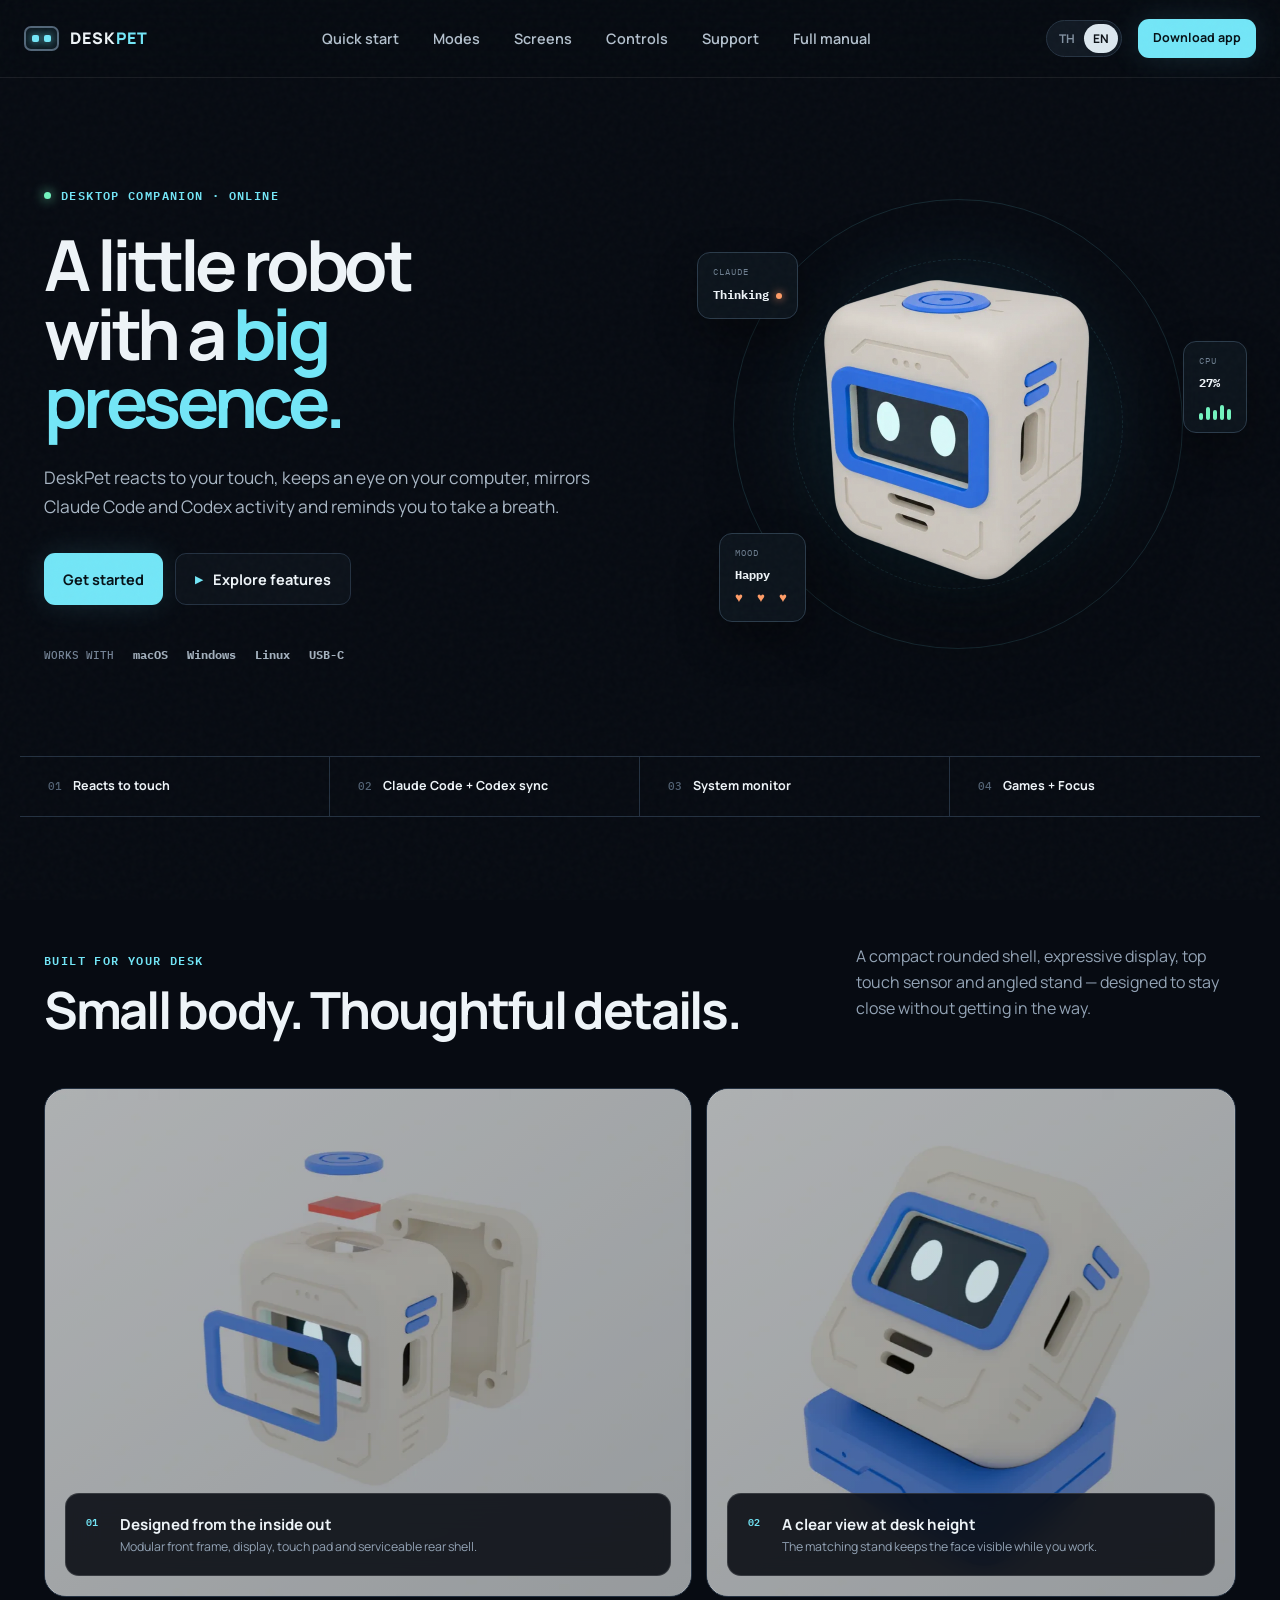
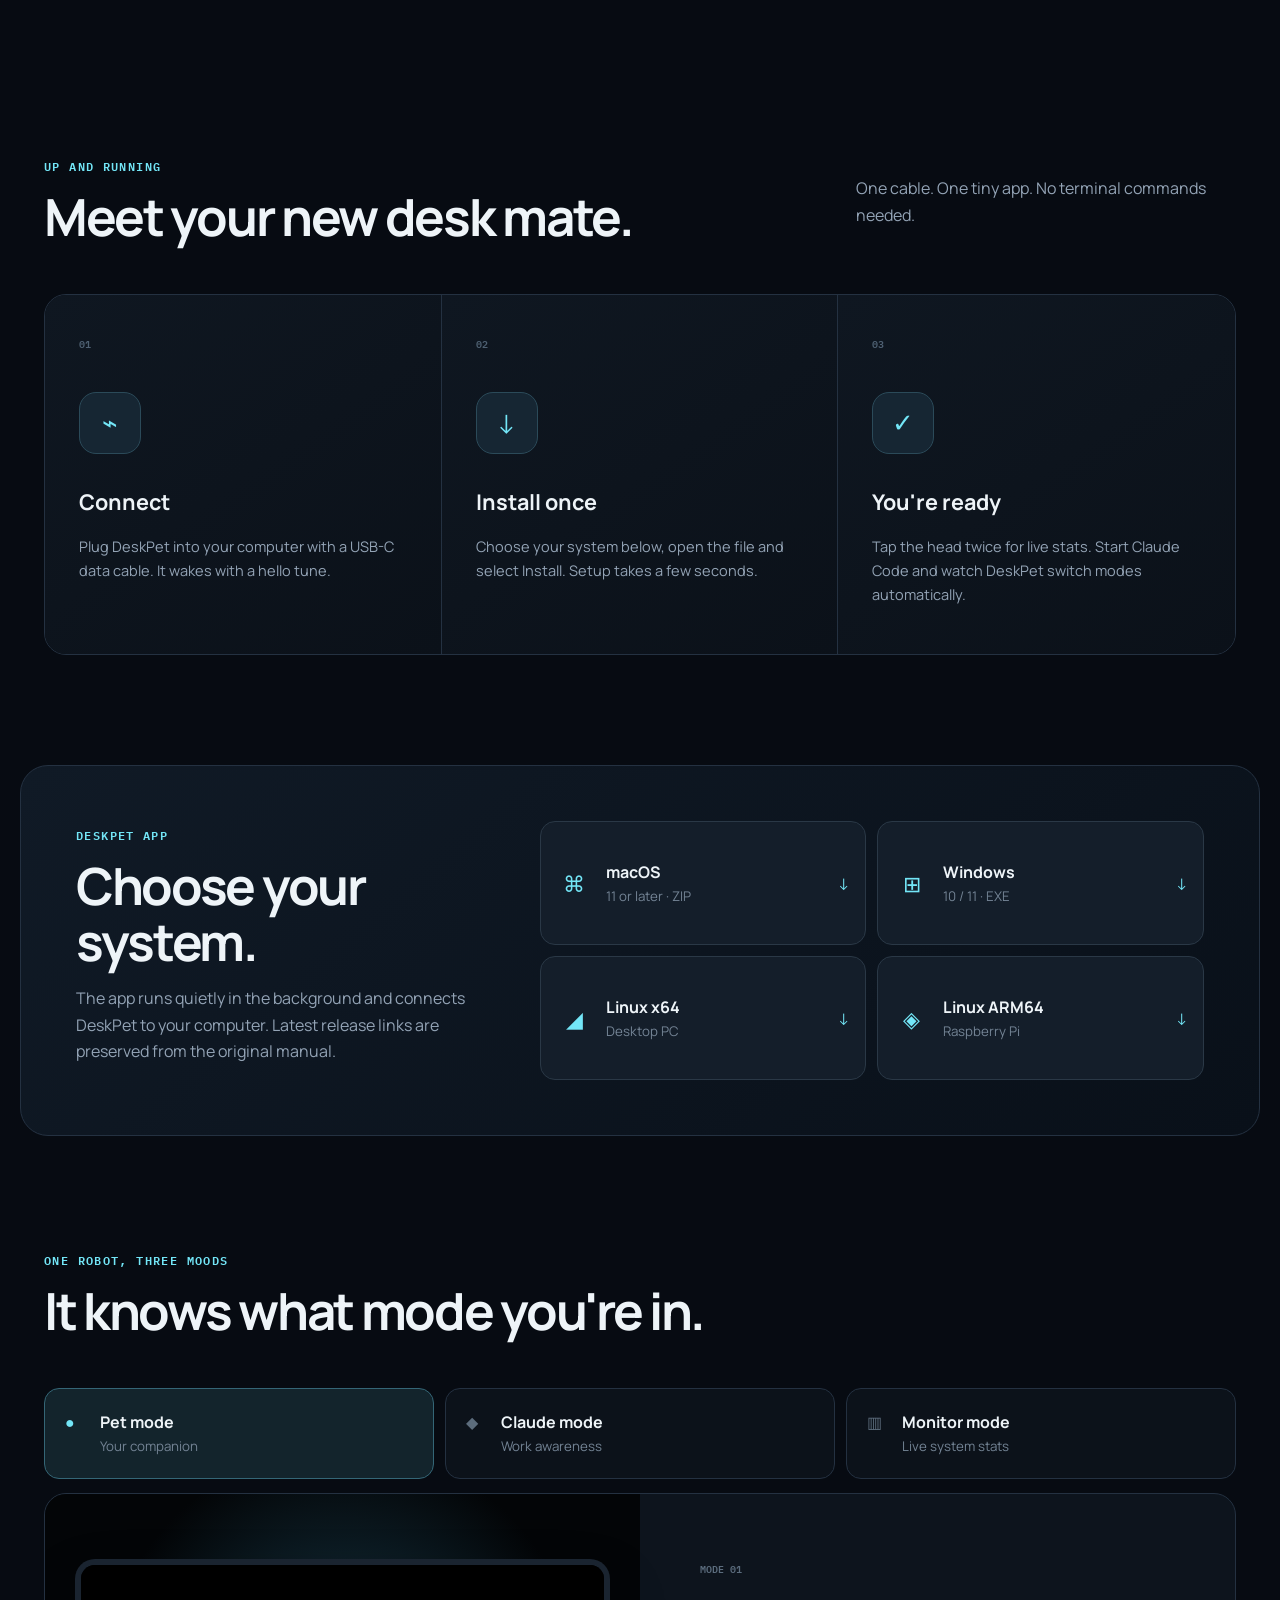
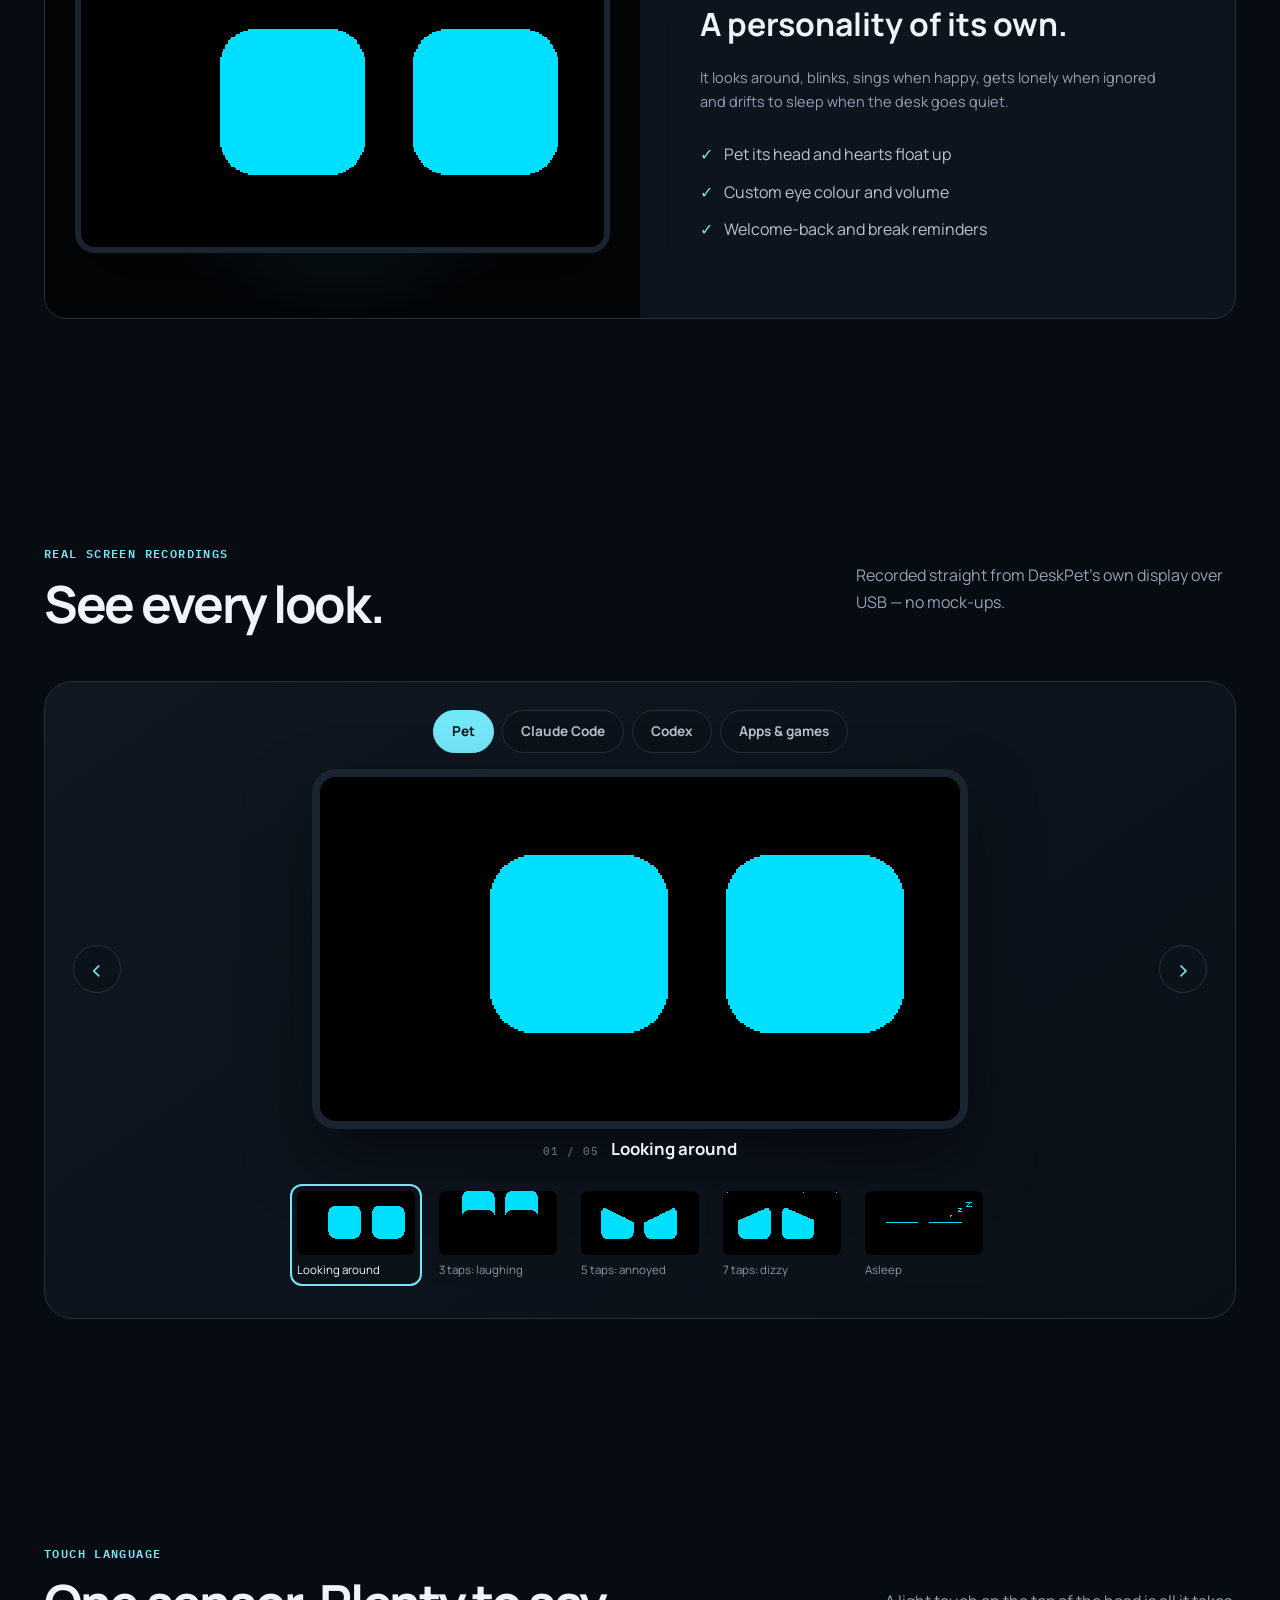
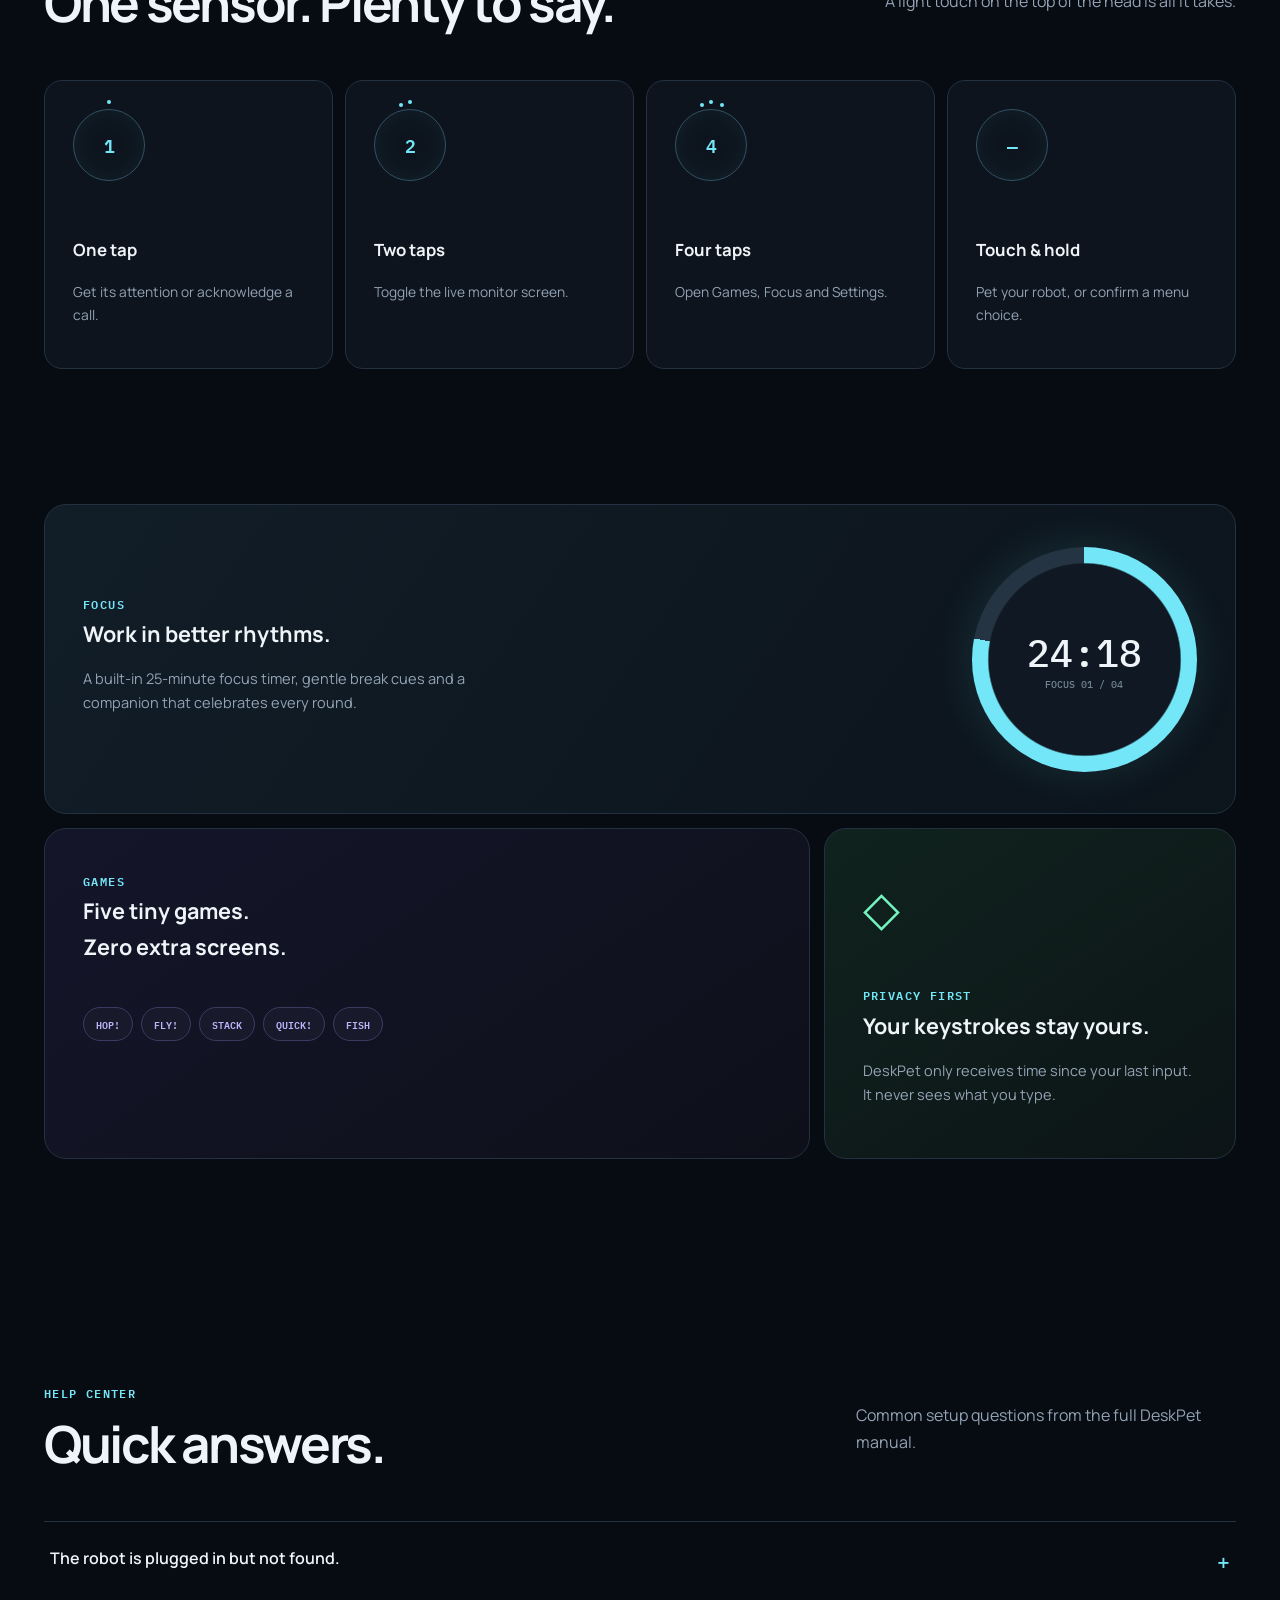
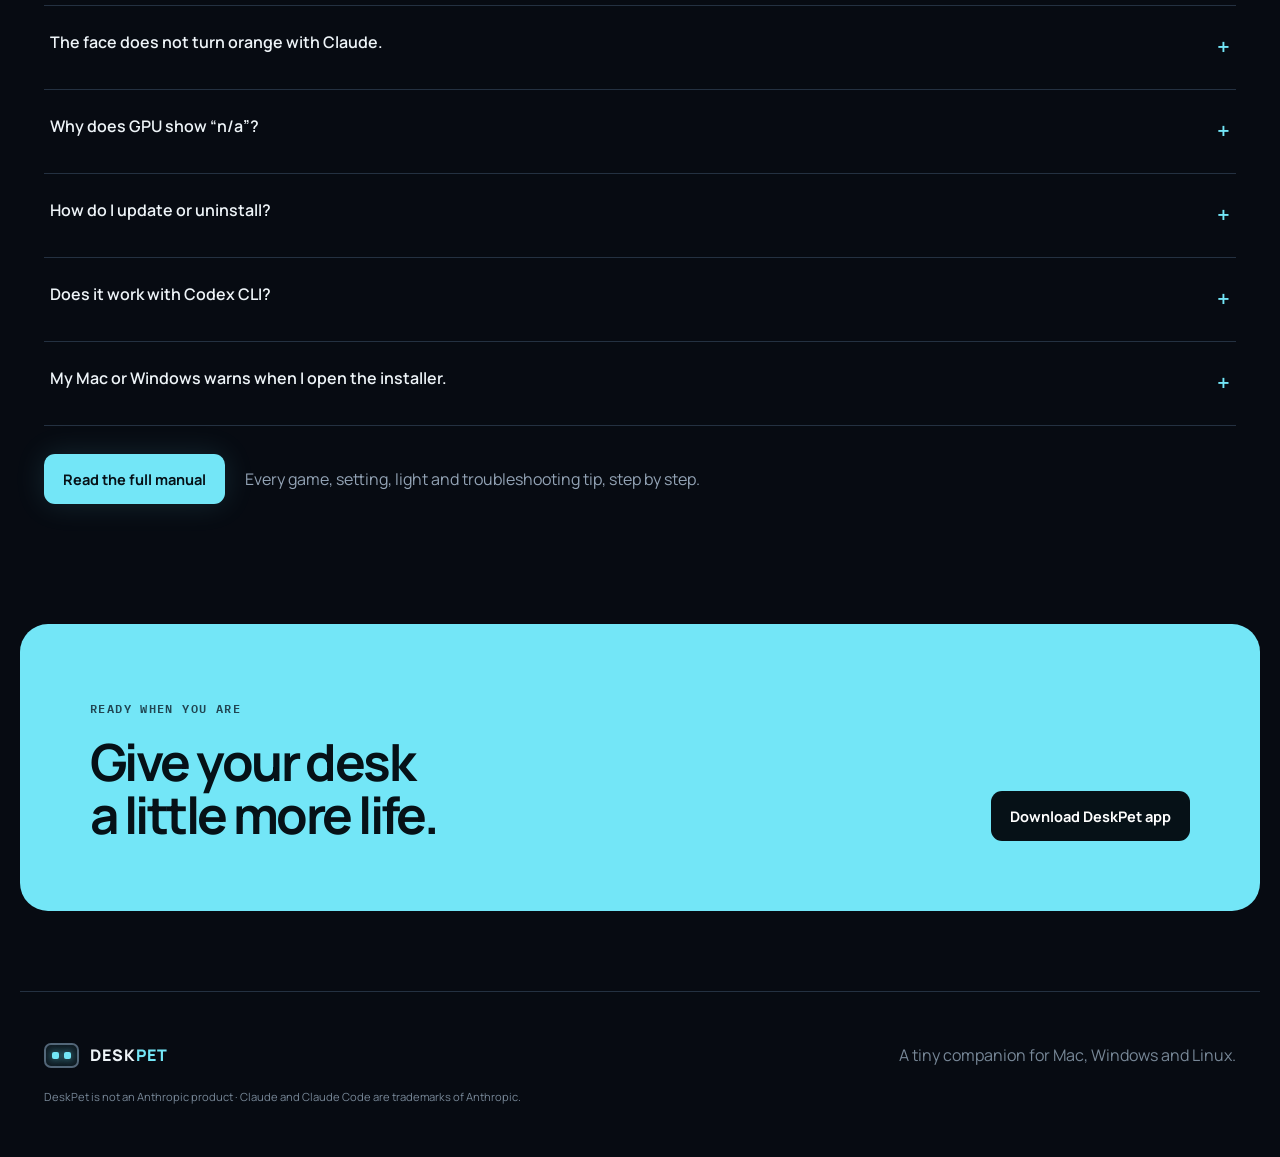
<file: index.html>
<!doctype html>
<html lang="en">
<head>
  <meta charset="utf-8">
  <meta name="viewport" content="width=device-width, initial-scale=1">
  <meta name="theme-color" content="#070b12">
  <meta name="description" content="DeskPet setup, controls and companion dashboard.">
  <title>DeskPet — Your tiny desktop companion</title>
  <link rel="preconnect" href="https://fonts.googleapis.com">
  <link rel="preconnect" href="https://fonts.gstatic.com" crossorigin>
  <link href="https://fonts.googleapis.com/css2?family=IBM+Plex+Mono:wght@400;500;600&family=Manrope:wght@400;500;600;700;800&family=Noto+Sans+Thai:wght@400;500;600;700&display=swap" rel="stylesheet">
  <link rel="stylesheet" href="styles.css?v=4">
  <link rel="stylesheet" href="product.css?v=4">
</head>
<body>
  <div class="noise" aria-hidden="true"></div>
  <header class="topbar">
    <a class="brand" href="#top" aria-label="DeskPet home">
      <span class="brand-mark"><i></i><i></i></span>
      <span>DESK<span>PET</span></span>
    </a>
    <nav class="desktop-nav" aria-label="Primary navigation">
      <a href="#start" data-i18n="navStart">Quick start</a>
      <a href="#modes" data-i18n="navModes">Modes</a>
      <a href="#screens" data-i18n="navScreens">Screens</a>
      <a href="#controls" data-i18n="navControls">Controls</a>
      <a href="#support" data-i18n="navSupport">Support</a>
      <a href="manual.html" class="manual-link" data-i18n="navManual">Full manual</a>
    </nav>
    <div class="top-actions">
      <div class="lang-switch" role="group" aria-label="Language">
        <button data-lang="th">TH</button><button class="active" data-lang="en">EN</button>
      </div>
      <a class="button button-small button-primary" href="#download" data-i18n="download">Download app</a>
      <button class="menu-button" aria-label="Open menu" aria-expanded="false"><span></span><span></span></button>
    </div>
  </header>

  <div class="mobile-menu" hidden>
    <a href="#start" data-i18n="navStart">Quick start</a>
    <a href="#modes" data-i18n="navModes">Modes</a>
    <a href="#controls" data-i18n="navControls">Controls</a>
    <a href="#support" data-i18n="navSupport">Support</a>
    <a href="manual.html" class="manual-link" data-i18n="navManual">Full manual</a>
  </div>

  <main id="top">
    <section class="hero">
      <div class="hero-copy reveal visible">
        <div class="eyebrow"><span class="pulse"></span><span data-i18n="eyebrow">DESKTOP COMPANION · ONLINE</span></div>
        <h1 data-i18n="heroTitle">A little robot<br>with a <em>big presence.</em></h1>
        <p class="hero-lede" data-i18n="heroBody">DeskPet reacts to your touch, keeps an eye on your computer, mirrors Claude Code and Codex activity and reminds you to take a breath.</p>
        <div class="hero-actions">
          <a class="button button-primary" href="#start" data-i18n="getStarted">Get started</a>
          <a class="button button-ghost" href="#modes"><span class="play">▶</span><span data-i18n="seeFeatures">Explore features</span></a>
        </div>
        <div class="compatibility">
          <span data-i18n="worksWith">WORKS WITH</span>
          <b>macOS</b><b>Windows</b><b>Linux</b><b>USB-C</b>
        </div>
      </div>

      <div class="hero-visual reveal visible" aria-label="Animated DeskPet concept">
        <div class="orbit orbit-one"></div><div class="orbit orbit-two"></div>
        <div class="robot-wrap">
          <div class="robot-glow"></div>
          <img class="robot-product" src="deskpet-hero.webp" alt="DeskPet cream cube robot with blue display frame and touch pad">
        </div>
        <div class="float-card card-status"><span>CLAUDE</span><strong>Thinking</strong><i></i></div>
        <div class="float-card card-cpu"><span>CPU</span><strong>27%</strong><div><i style="height:40%"></i><i style="height:70%"></i><i style="height:52%"></i><i style="height:82%"></i><i style="height:60%"></i></div></div>
        <div class="float-card card-mood"><span>MOOD</span><strong>Happy</strong><small>♥ ♥ ♥</small></div>
      </div>
    </section>

    <section class="signal-strip" aria-label="Product features">
      <div><span>01</span><b data-i18n="reacts">Reacts to touch</b></div>
      <div><span>02</span><b data-i18n="claudeSync">Claude Code + Codex sync</b></div>
      <div><span>03</span><b data-i18n="systemMonitor">System monitor</b></div>
      <div><span>04</span><b data-i18n="gamesFocus">Games + Focus</b></div>
    </section>

    <section class="section product-story">
      <div class="section-heading reveal">
        <div><span class="kicker" data-i18n="designKicker">BUILT FOR YOUR DESK</span><h2 data-i18n="designTitle">Small body. Thoughtful details.</h2></div>
        <p data-i18n="designBody">A compact rounded shell, expressive display, top touch sensor and angled stand — designed to stay close without getting in the way.</p>
      </div>
      <div class="product-gallery">
        <figure class="product-figure exploded reveal"><img src="deskpet-exploded.webp" alt="Exploded view of DeskPet shell, screen, touch sensor and rear panel"><figcaption><span>01</span><b data-i18n="insideTitle">Designed from the inside out</b><small data-i18n="insideBody">Modular front frame, display, touch pad and serviceable rear shell.</small></figcaption></figure>
        <figure class="product-figure stand reveal"><img src="deskpet-on-stand.webp" alt="DeskPet resting on its blue angled stand"><figcaption><span>02</span><b data-i18n="standTitle">A clear view at desk height</b><small data-i18n="standBody">The matching stand keeps the face visible while you work.</small></figcaption></figure>
      </div>
    </section>

    <section class="section quick-start" id="start">
      <div class="section-heading reveal">
        <div><span class="kicker" data-i18n="startKicker">UP AND RUNNING</span><h2 data-i18n="startTitle">Meet your new desk mate.</h2></div>
        <p data-i18n="startBody">One cable. One tiny app. No terminal commands needed.</p>
      </div>
      <div class="steps">
        <article class="step reveal"><span class="step-num">01</span><div class="step-icon plug">⌁</div><h3 data-i18n="step1Title">Connect</h3><p data-i18n="step1Body">Plug DeskPet into your computer with a USB-C data cable. It wakes with a hello tune.</p></article>
        <article class="step reveal"><span class="step-num">02</span><div class="step-icon">↓</div><h3 data-i18n="step2Title">Install once</h3><p data-i18n="step2Body">Choose your system below, open the file and select Install. Setup takes a few seconds.</p></article>
        <article class="step reveal"><span class="step-num">03</span><div class="step-icon">✓</div><h3 data-i18n="step3Title">You're ready</h3><p data-i18n="step3Body">Tap the head twice for live stats. Start Claude Code and watch DeskPet switch modes automatically.</p></article>
      </div>
    </section>

    <section class="section download-panel reveal" id="download">
      <div class="download-copy"><span class="kicker" data-i18n="downloadKicker">DESKPET APP</span><h2 data-i18n="downloadTitle">Choose your system.</h2><p data-i18n="downloadBody">The app runs quietly in the background and connects DeskPet to your computer. Latest release links are preserved from the original manual.</p></div>
      <div class="download-grid">
        <a href="https://github.com/sowhat0846443335-star/deskpet/releases/latest/download/DeskPet-Mac.zip"><span class="os-icon">⌘</span><span><b>macOS</b><small>11 or later · ZIP</small></span><i>↓</i></a>
        <a href="https://github.com/sowhat0846443335-star/deskpet/releases/latest/download/DeskPet-Setup-Windows.exe"><span class="os-icon">⊞</span><span><b>Windows</b><small>10 / 11 · EXE</small></span><i>↓</i></a>
        <a href="https://github.com/sowhat0846443335-star/deskpet/releases/latest/download/DeskPet-Linux-x64"><span class="os-icon">◢</span><span><b>Linux x64</b><small>Desktop PC</small></span><i>↓</i></a>
        <a href="https://github.com/sowhat0846443335-star/deskpet/releases/latest/download/DeskPet-Linux-arm64"><span class="os-icon">◈</span><span><b>Linux ARM64</b><small>Raspberry Pi</small></span><i>↓</i></a>
      </div>
    </section>

    <section class="section" id="modes">
      <div class="section-heading reveal"><div><span class="kicker" data-i18n="modesKicker">ONE ROBOT, THREE MOODS</span><h2 data-i18n="modesTitle">It knows what mode you're in.</h2></div></div>
      <div class="mode-tabs reveal" role="tablist">
        <button class="active" data-mode="pet" role="tab"><span>●</span><b data-i18n="petMode">Pet mode</b><small data-i18n="petTag">Your companion</small></button>
        <button data-mode="claude" role="tab"><span>◆</span><b data-i18n="claudeMode">Claude mode</b><small data-i18n="claudeTag">Work awareness</small></button>
        <button data-mode="monitor" role="tab"><span>▥</span><b data-i18n="monitorMode">Monitor mode</b><small data-i18n="monitorTag">Live system stats</small></button>
      </div>
      <div class="mode-display reveal">
        <div class="mode-screen pet" aria-live="polite"><img class="mode-gif" src="pet-normal.gif" width="320" height="172" alt="DeskPet screen in pet mode"></div>
        <div class="mode-copy"><span class="mode-index">MODE 01</span><h3 data-i18n="petTitle">A personality of its own.</h3><p data-i18n="petBody">It looks around, blinks, sings when happy, gets lonely when ignored and drifts to sleep when the desk goes quiet.</p><ul><li data-i18n="petPoint1">Pet its head and hearts float up</li><li data-i18n="petPoint2">Custom eye colour and volume</li><li data-i18n="petPoint3">Welcome-back and break reminders</li></ul></div>
      </div>
    </section>

    <section class="section live-screens" id="screens">
      <div class="section-heading reveal"><div><span class="kicker" data-i18n="screensKicker">REAL SCREEN RECORDINGS</span><h2 data-i18n="screensTitle">See every look.</h2></div><p data-i18n="screensBody">Recorded straight from DeskPet's own display over USB — no mock-ups.</p></div>
      <div class="screen-viewer reveal">
        <div class="sv-tabs" role="tablist" aria-label="Screen groups">
          <button class="active" data-group="pet" data-i18n="svPet">Pet</button>
          <button data-group="claude">Claude Code</button>
          <button data-group="codex">Codex</button>
          <button data-group="apps" data-i18n="svApps">Apps &amp; games</button>
        </div>
        <div class="sv-stage">
          <button class="sv-arrow prev" aria-label="Previous">‹</button>
          <figure><img class="sv-main" src="pet-normal.gif" width="320" height="172" alt=""><figcaption class="sv-caption"></figcaption></figure>
          <button class="sv-arrow next" aria-label="Next">›</button>
        </div>
        <div class="sv-thumbs" role="listbox" aria-label="Screens"></div>
      </div>
    </section>

    <section class="section controls" id="controls">
      <div class="section-heading reveal"><div><span class="kicker" data-i18n="controlsKicker">TOUCH LANGUAGE</span><h2 data-i18n="controlsTitle">One sensor. Plenty to say.</h2></div><p data-i18n="controlsBody">A light touch on the top of the head is all it takes.</p></div>
      <div class="touch-grid reveal">
        <article><span class="touch-visual">1<i></i></span><h3 data-i18n="oneTap">One tap</h3><p data-i18n="oneTapBody">Get its attention or acknowledge a call.</p></article>
        <article><span class="touch-visual">2<i></i><i></i></span><h3 data-i18n="twoTap">Two taps</h3><p data-i18n="twoTapBody">Toggle the live monitor screen.</p></article>
        <article><span class="touch-visual">4<i></i><i></i><i></i></span><h3 data-i18n="fourTap">Four taps</h3><p data-i18n="fourTapBody">Open Games, Focus and Settings.</p></article>
        <article><span class="touch-visual hold">—</span><h3 data-i18n="hold">Touch & hold</h3><p data-i18n="holdBody">Pet your robot, or confirm a menu choice.</p></article>
      </div>
    </section>

    <section class="section feature-bento">
      <article class="focus-card reveal"><div><span class="kicker">FOCUS</span><h3 data-i18n="focusTitle">Work in better rhythms.</h3><p data-i18n="focusBody">A built-in 25-minute focus timer, gentle break cues and a companion that celebrates every round.</p></div><div class="timer"><span>24:18</span><small>FOCUS 01 / 04</small></div></article>
      <article class="games-card reveal"><span class="kicker">GAMES</span><h3 data-i18n="gamesTitle">Five tiny games.<br>Zero extra screens.</h3><div class="game-list"><span>HOP!</span><span>FLY!</span><span>STACK</span><span>QUICK!</span><span>FISH</span></div></article>
      <article class="privacy-card reveal"><div class="shield">◇</div><span class="kicker" data-i18n="privacyKicker">PRIVACY FIRST</span><h3 data-i18n="privacyTitle">Your keystrokes stay yours.</h3><p data-i18n="privacyBody">DeskPet only receives time since your last input. It never sees what you type.</p></article>
    </section>

    <section class="section support" id="support">
      <div class="section-heading reveal"><div><span class="kicker" data-i18n="supportKicker">HELP CENTER</span><h2 data-i18n="supportTitle">Quick answers.</h2></div><p data-i18n="supportBody">Common setup questions from the full DeskPet manual.</p></div>
      <div class="faq reveal">
        <details><summary data-i18n="faq1">The robot is plugged in but not found.</summary><p data-i18n="faq1a">Check that your USB-C cable carries data, not power only. Try another port, then reopen the installer.</p></details>
        <details><summary data-i18n="faq2">The face does not turn orange with Claude.</summary><p data-i18n="faq2a">Open a new Claude Code session after installation. Remote SSH sessions and Claude Code in WSL are not supported.</p></details>
        <details><summary data-i18n="faq3">Why does GPU show “n/a”?</summary><p data-i18n="faq3a">GPU reporting depends on the system: all Macs, NVIDIA on Windows, and NVIDIA or AMD on Linux.</p></details>
        <details><summary data-i18n="faq4">How do I update or uninstall?</summary><p data-i18n="faq4a">Download and open the latest installer again. Choose Update or Uninstall, and keep DeskPet plugged in during firmware updates.</p></details>
        <details><summary data-i18n="faq5">Does it work with Codex CLI?</summary><p data-i18n="faq5a">Yes. If Codex is installed, the installer connects it too: the face turns light with black eyes while Codex works. Codex asks you once to trust the DeskPet hooks.</p></details>
        <details><summary data-i18n="faq6">My Mac or Windows warns when I open the installer.</summary><p data-i18n="faq6a">That is expected the first time. Mac: System Settings → Privacy &amp; Security → Open Anyway. Windows: More info → Run anyway.</p></details>
      </div>
          <div class="manual-cta reveal"><a class="button button-primary manual-link" href="manual.html" data-i18n="readManual">Read the full manual</a><span data-i18n="readManualBody">Every game, setting, light and troubleshooting tip, step by step.</span></div>
    </section>

    <section class="cta reveal">
      <div><span class="kicker" data-i18n="ctaKicker">READY WHEN YOU ARE</span><h2 data-i18n="ctaTitle">Give your desk<br>a little more life.</h2></div>
      <a class="button button-light" href="#download" data-i18n="downloadApp">Download DeskPet app</a>
    </section>
  </main>

  <footer><a class="brand" href="#top"><span class="brand-mark"><i></i><i></i></span><span>DESK<span>PET</span></span></a><p data-i18n="footer">A tiny companion for Mac, Windows and Linux.</p><small>DeskPet is not an Anthropic product · Claude and Claude Code are trademarks of Anthropic.</small></footer>
  <script src="app.js?v=4"></script>
</body>
</html>
</file>
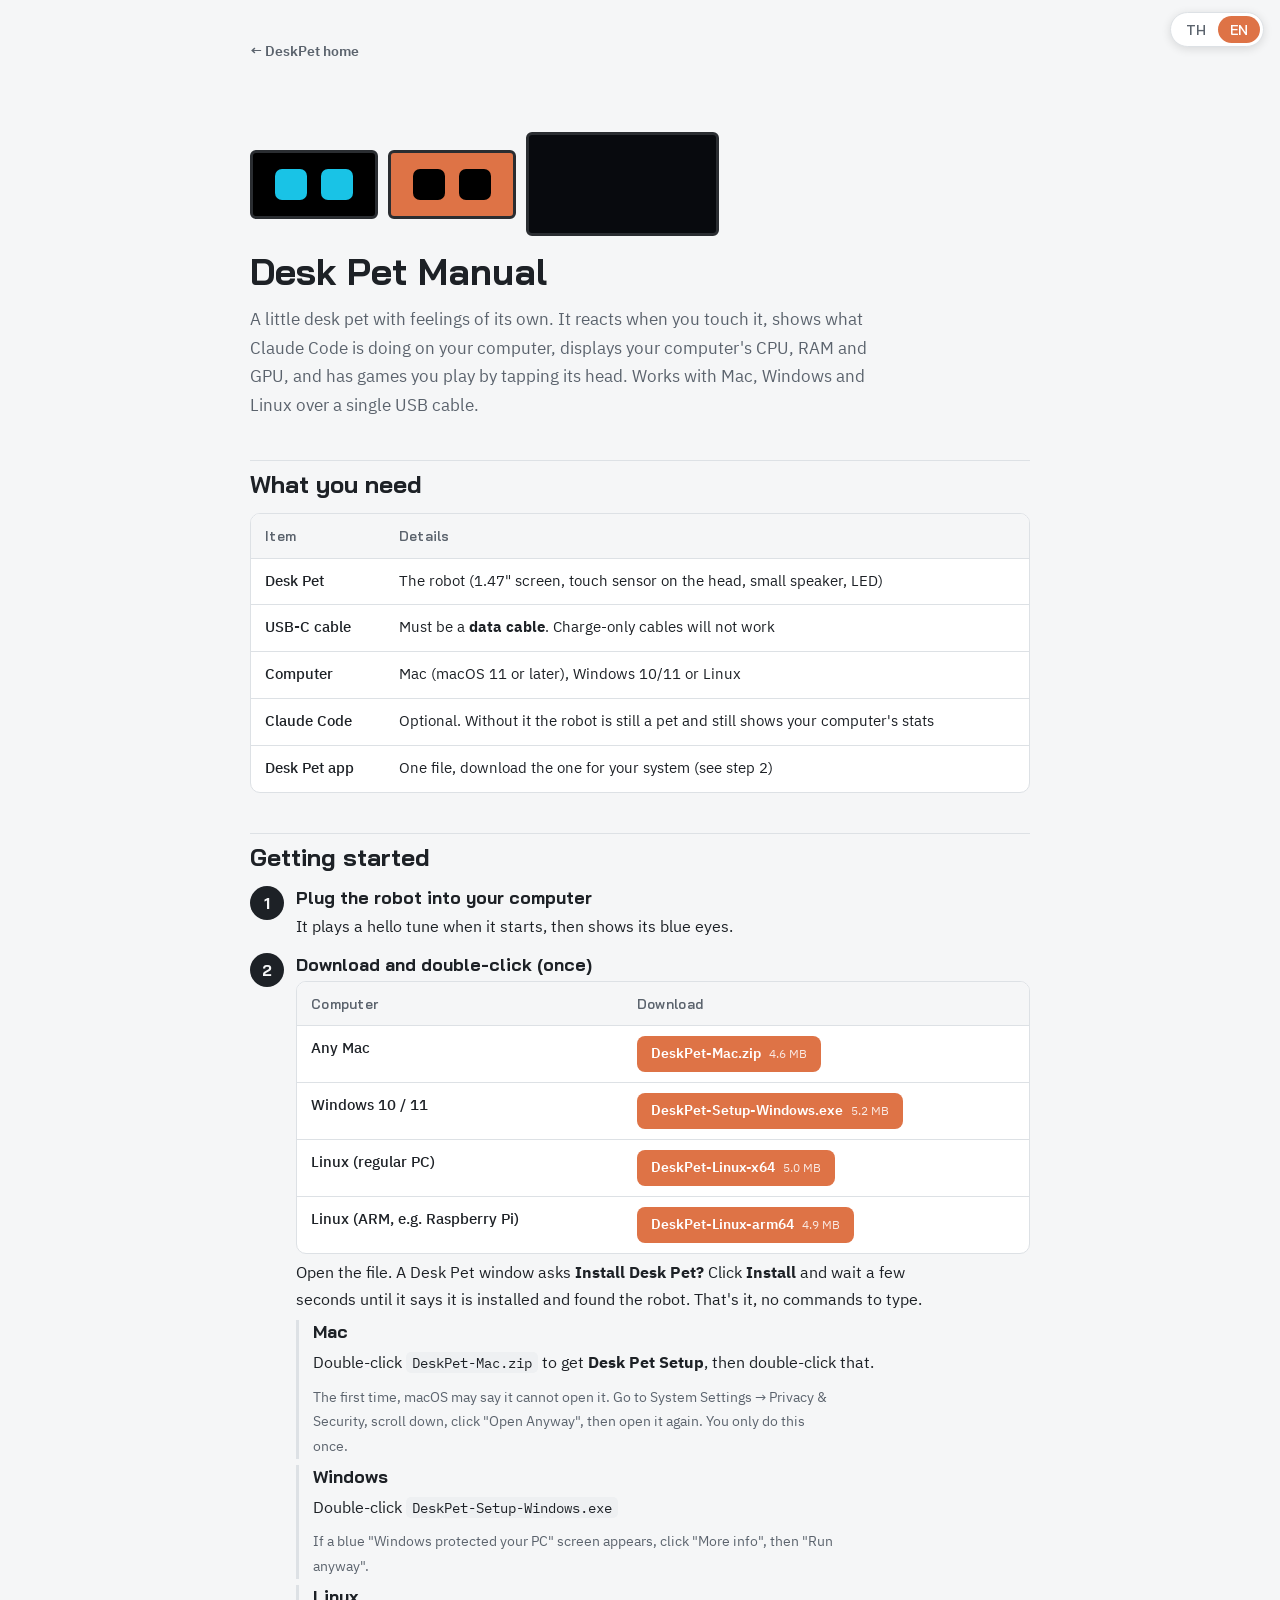
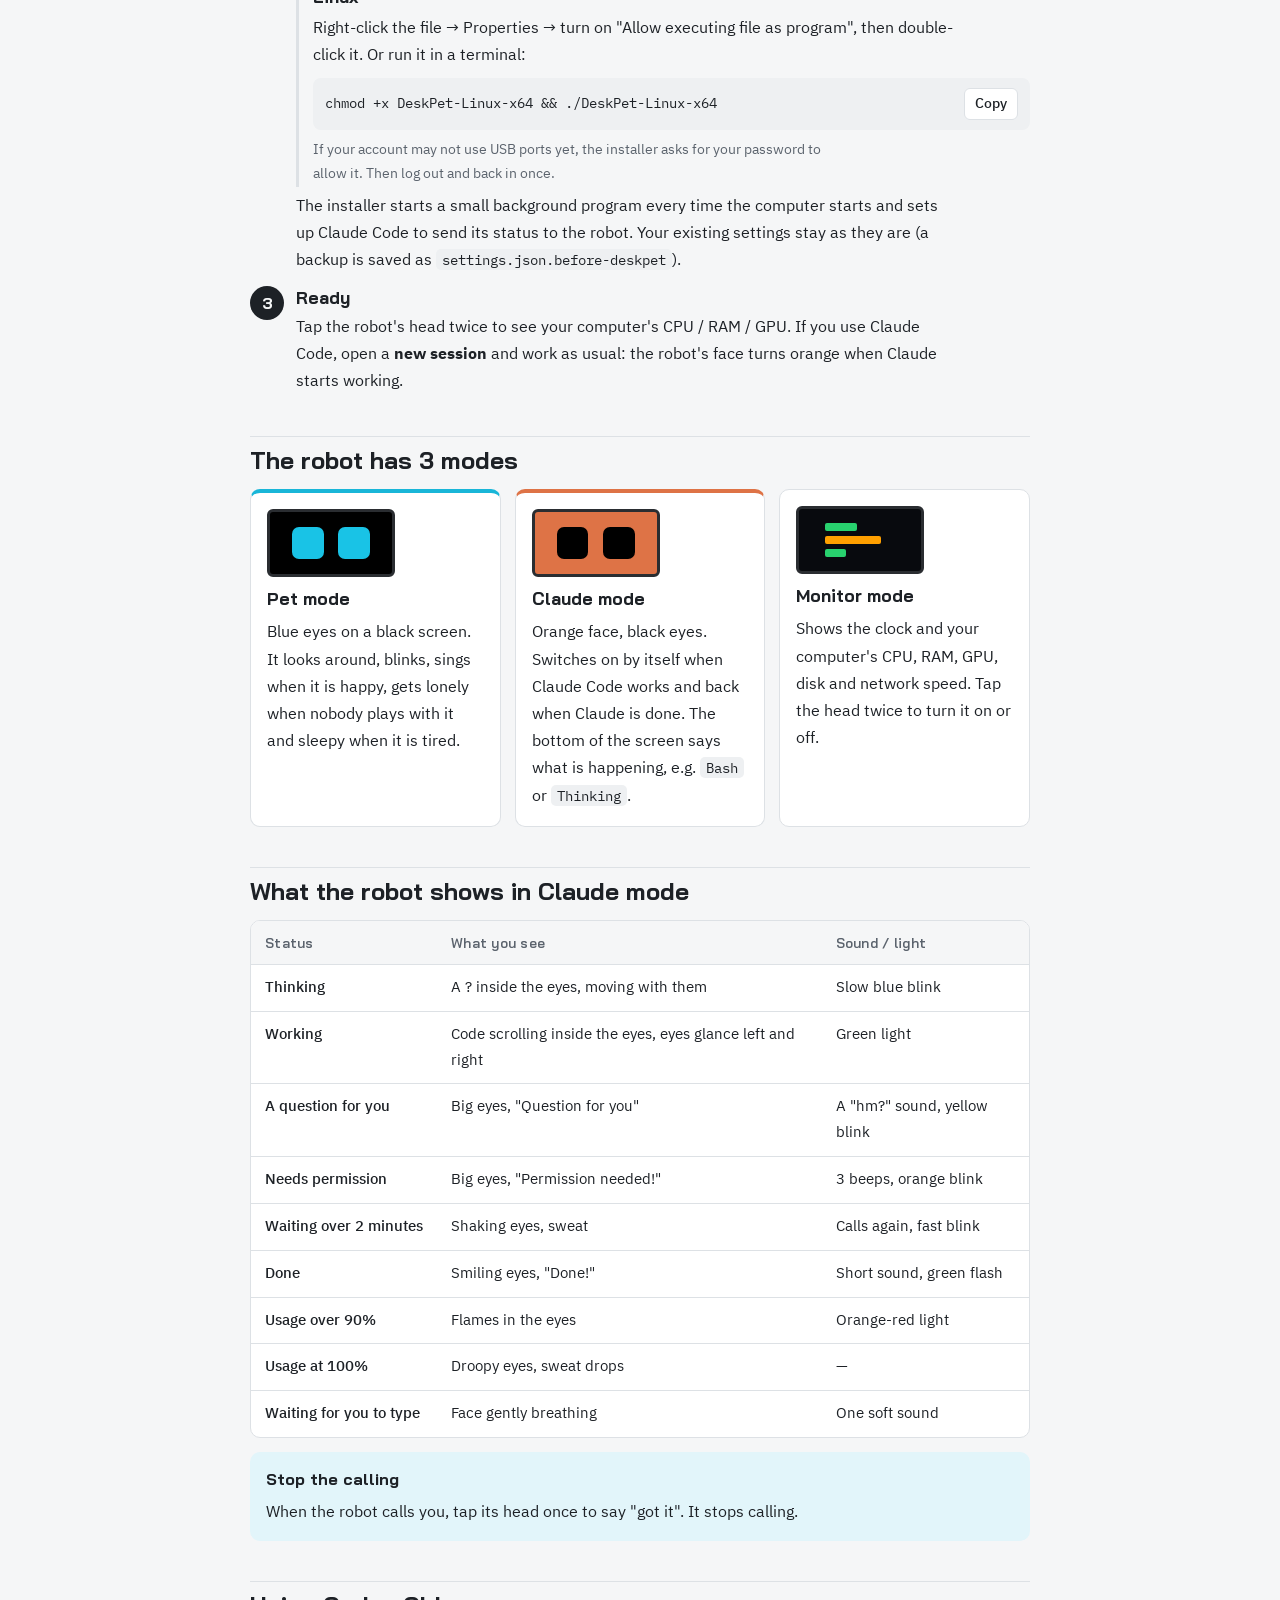
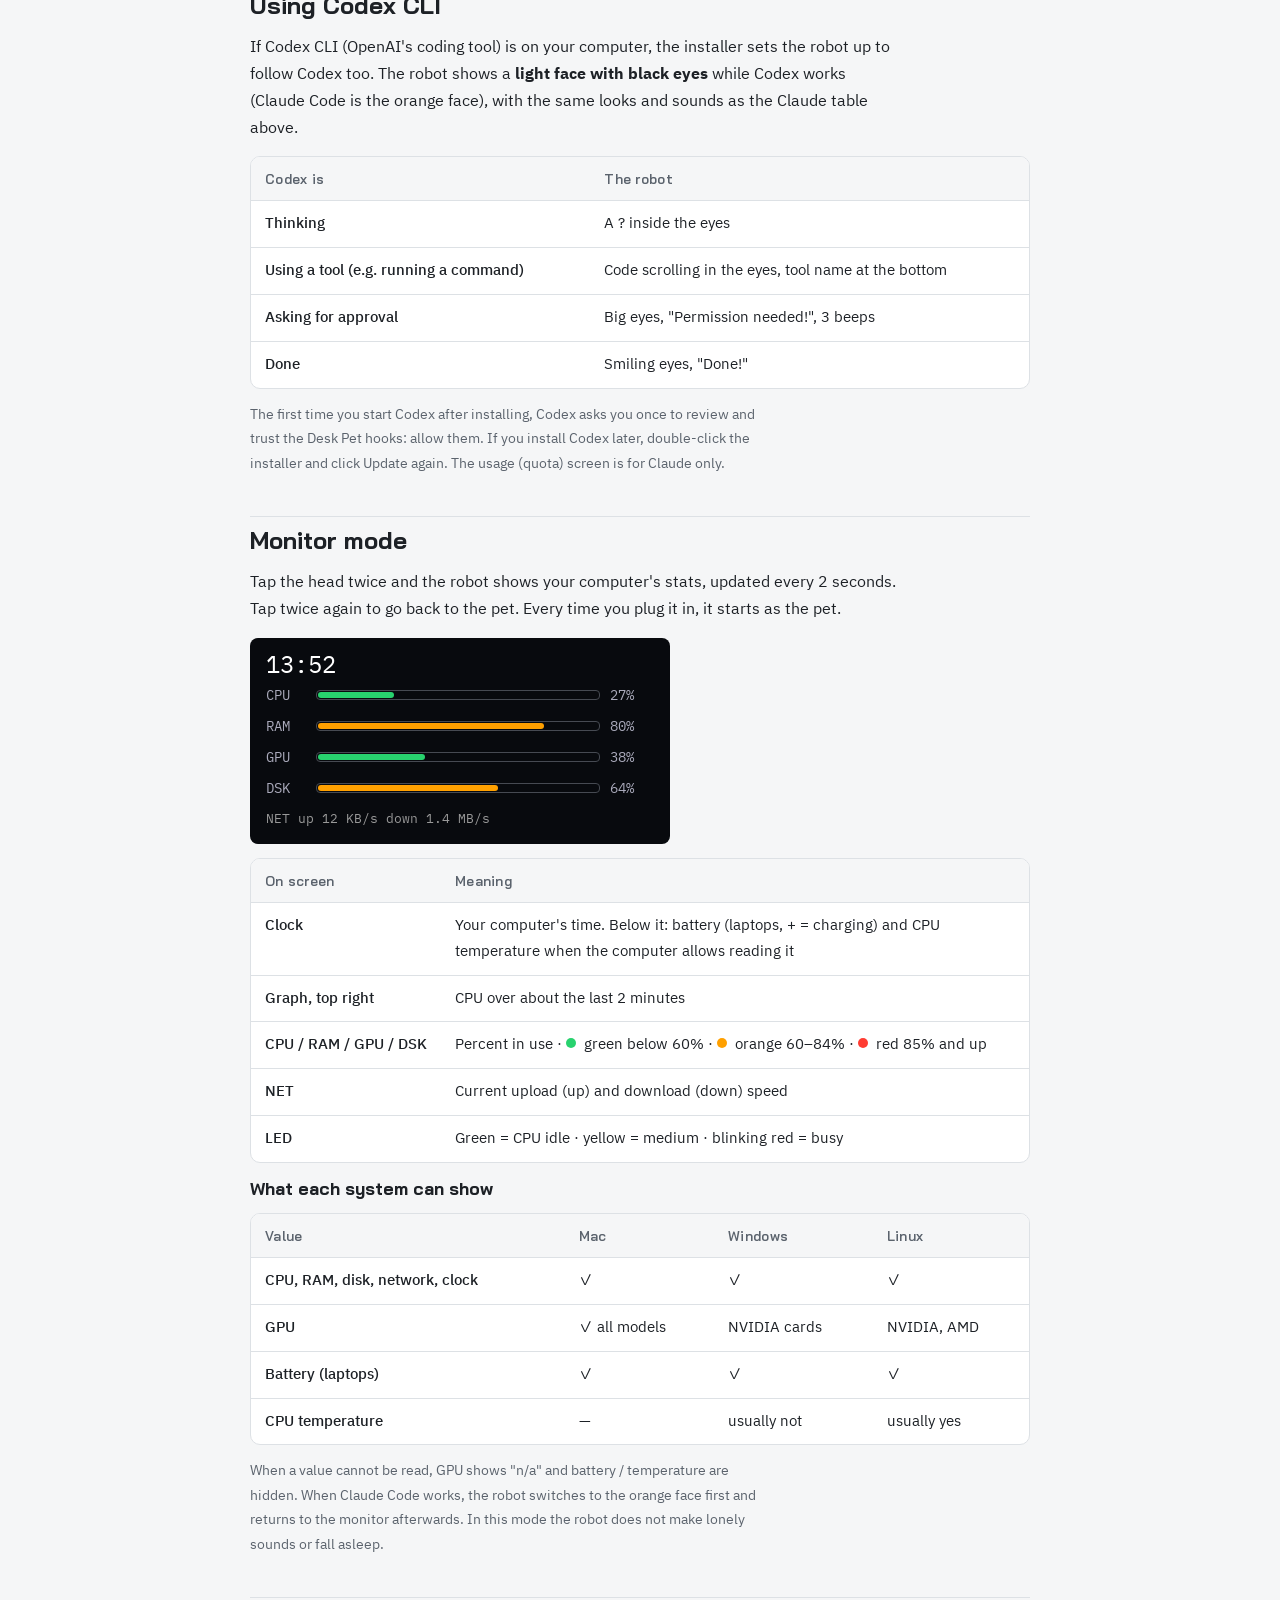
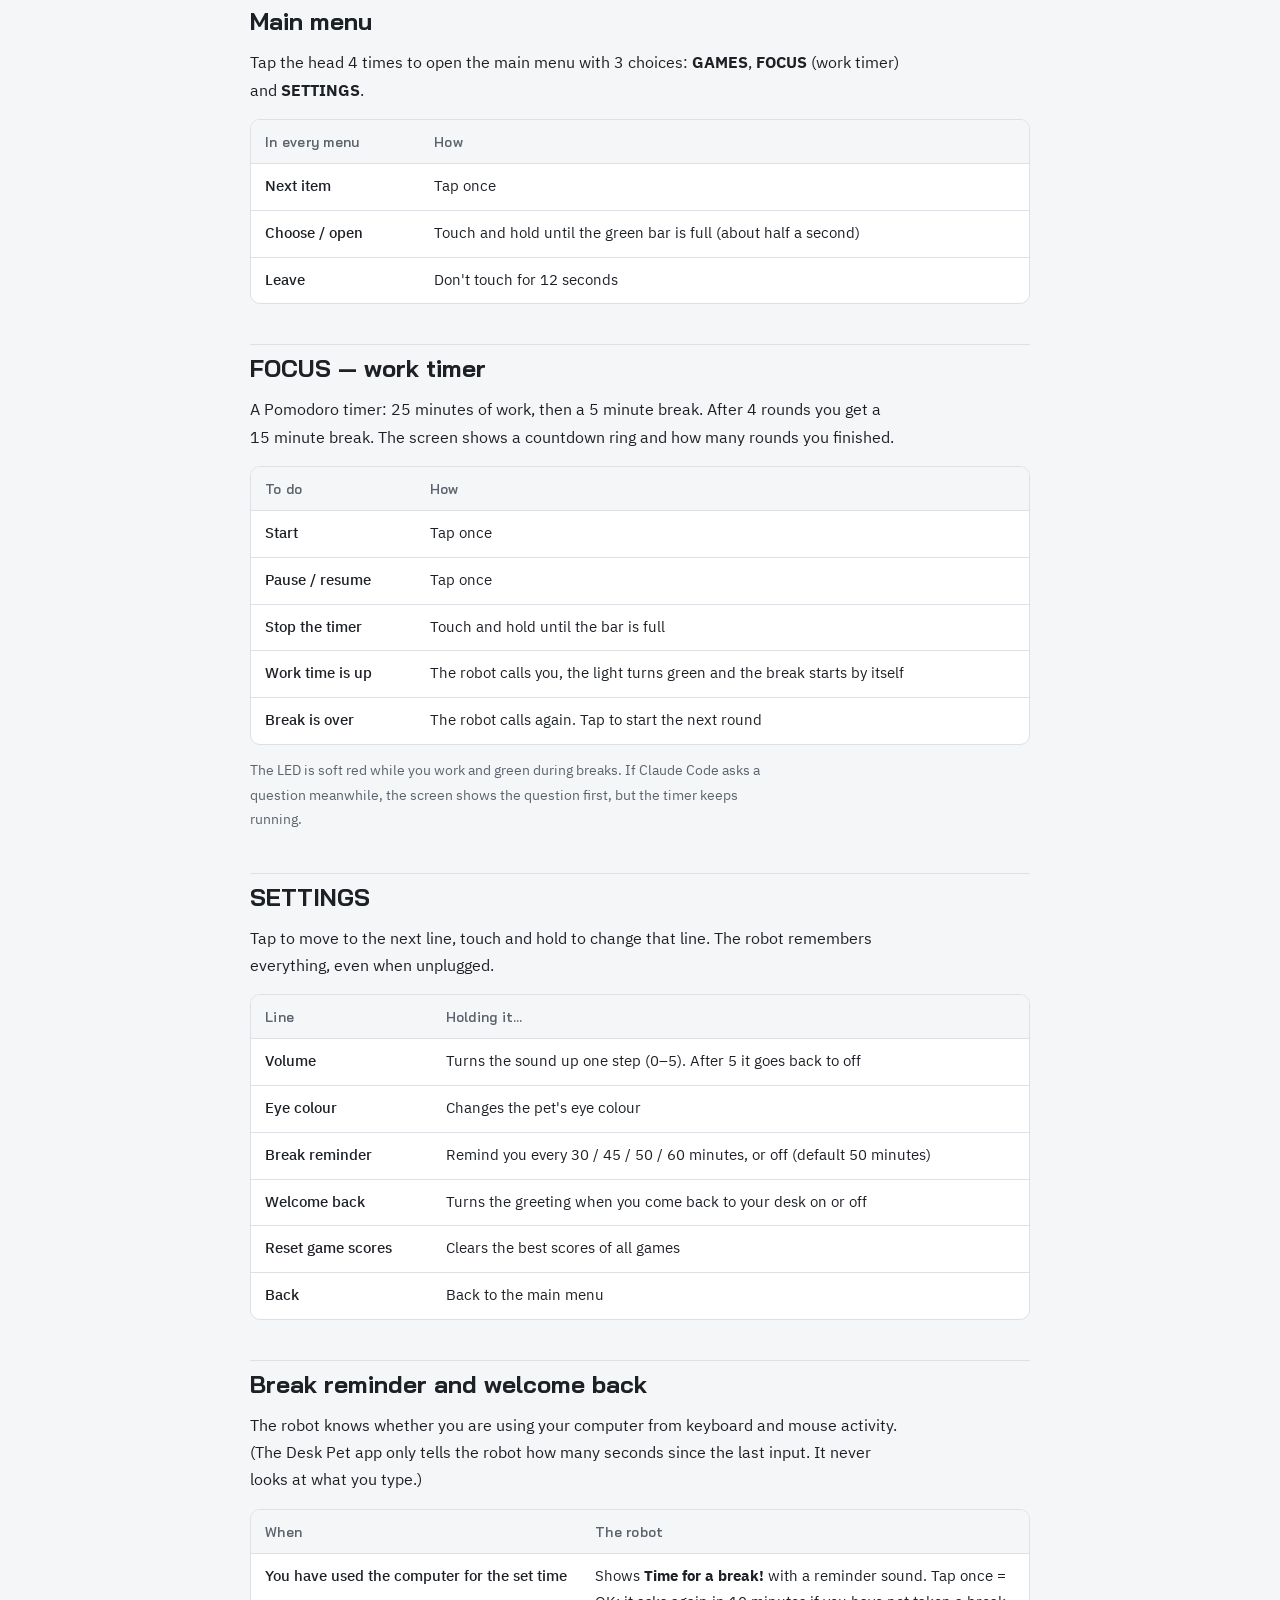
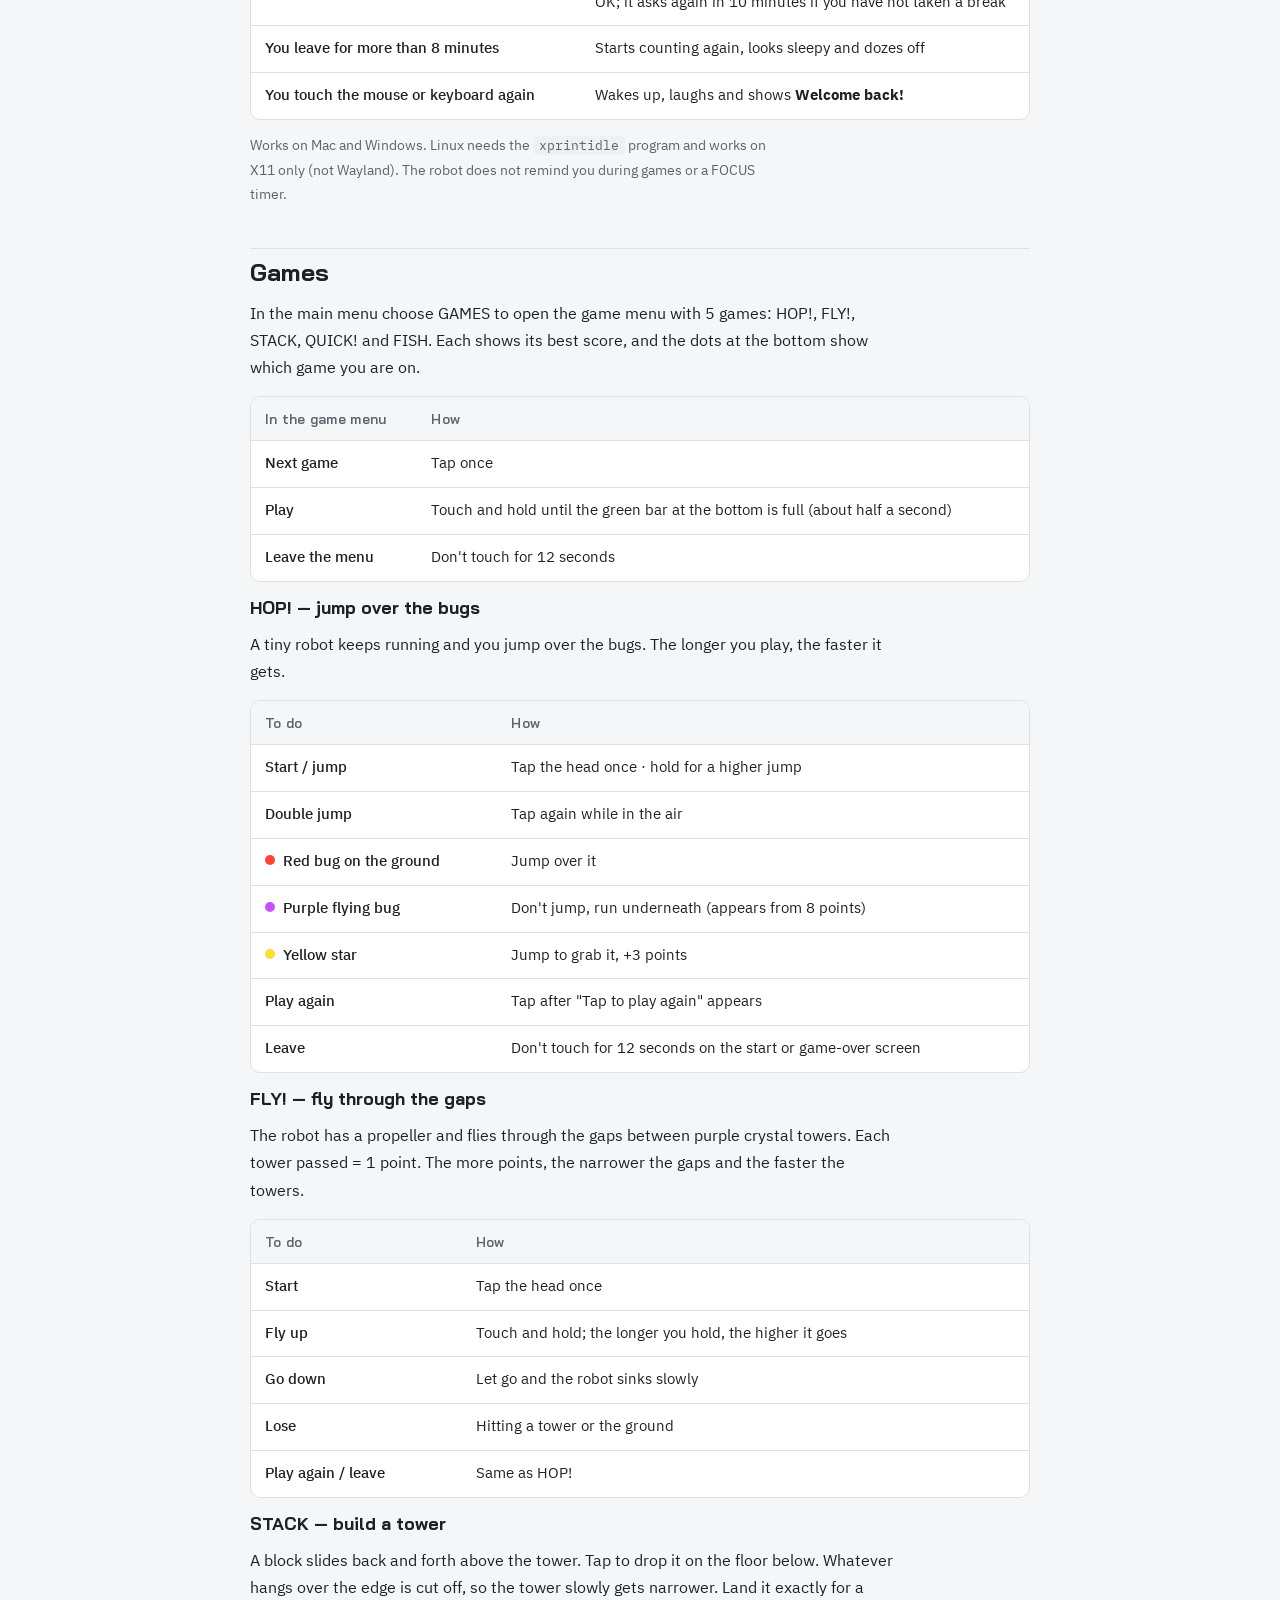
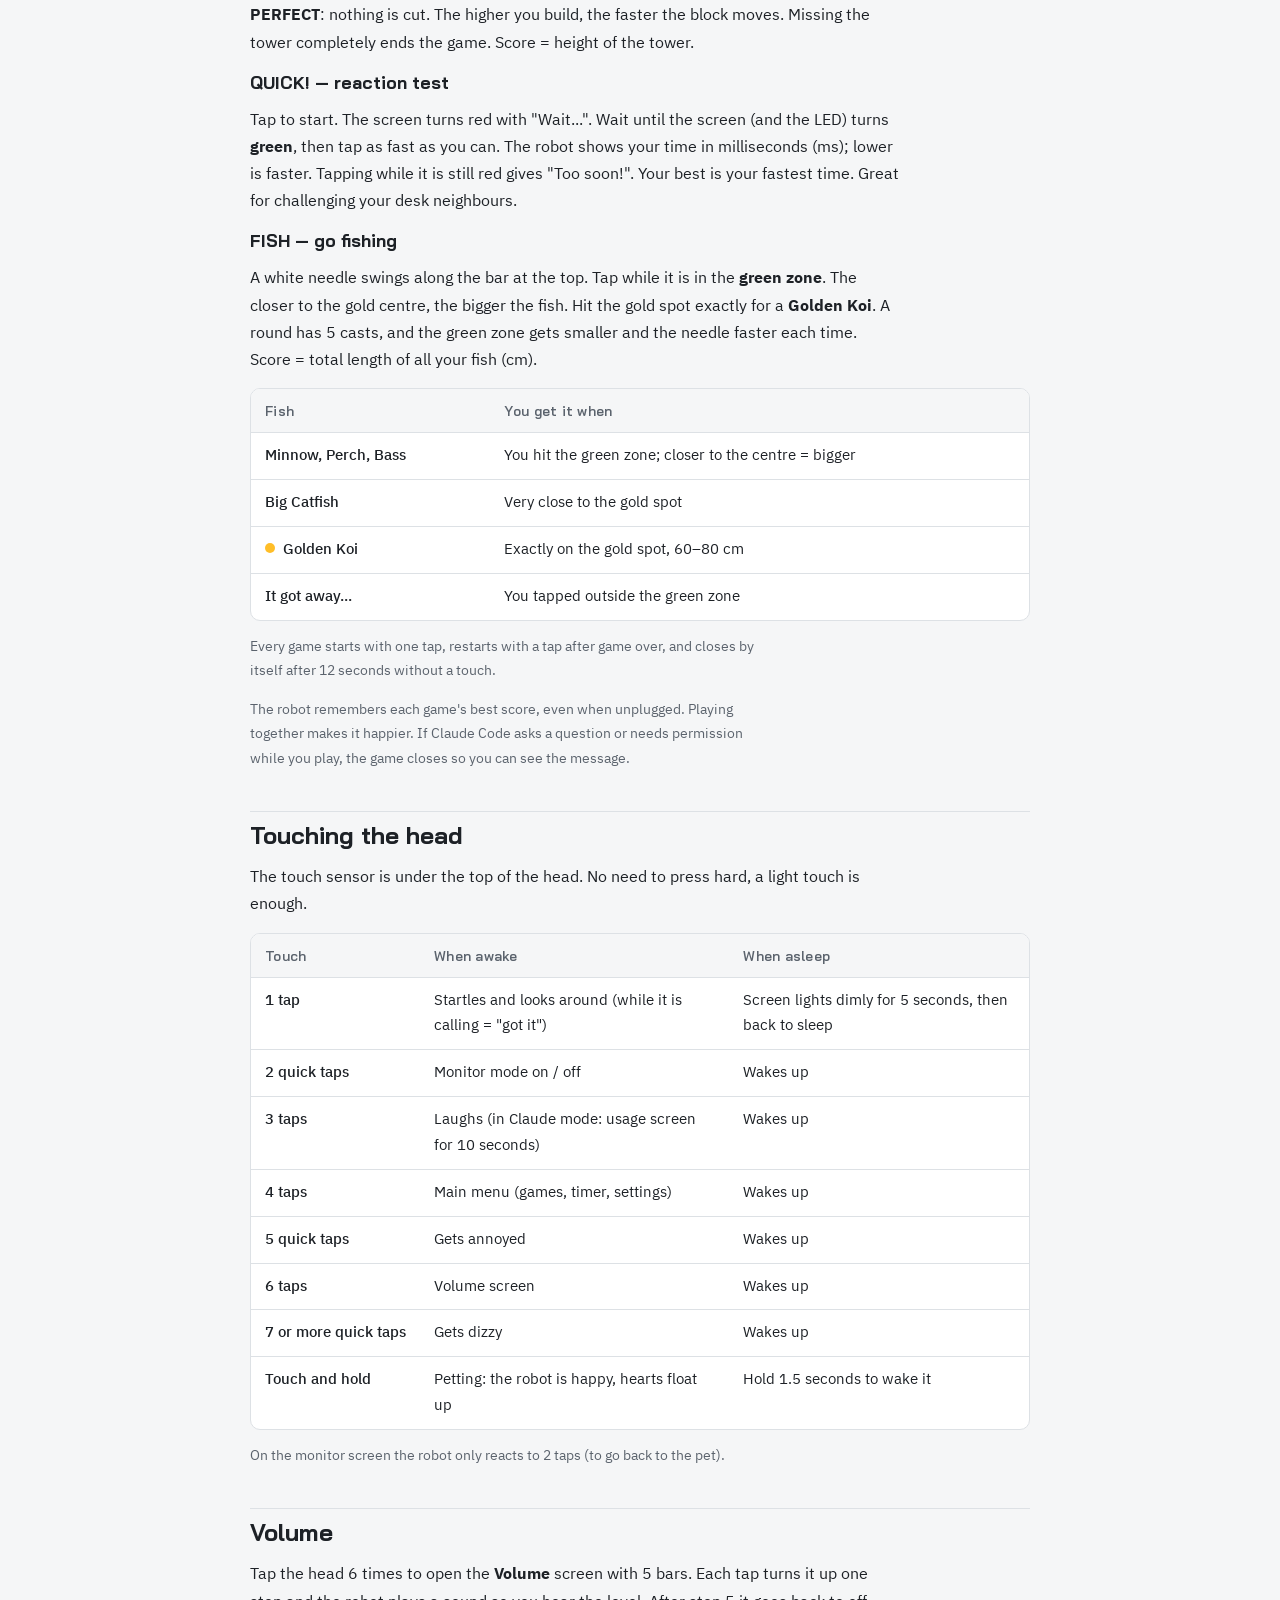
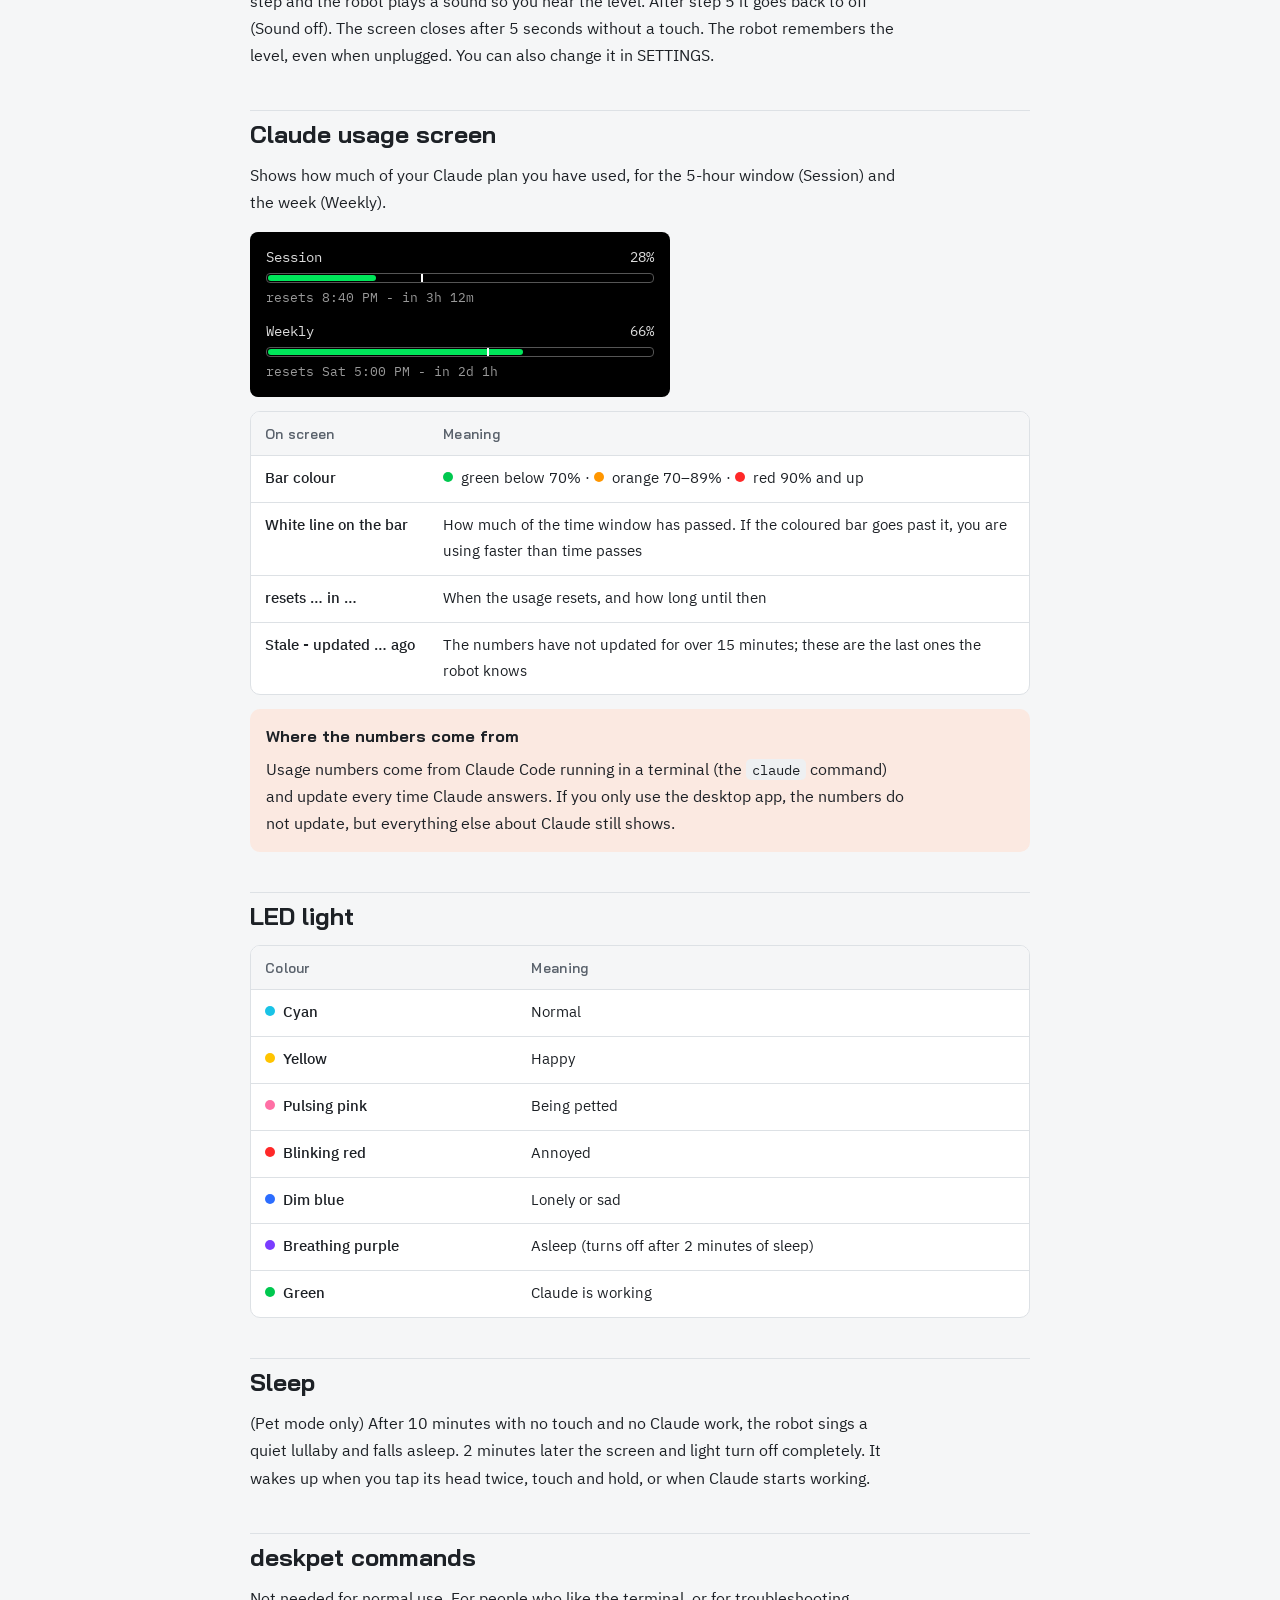
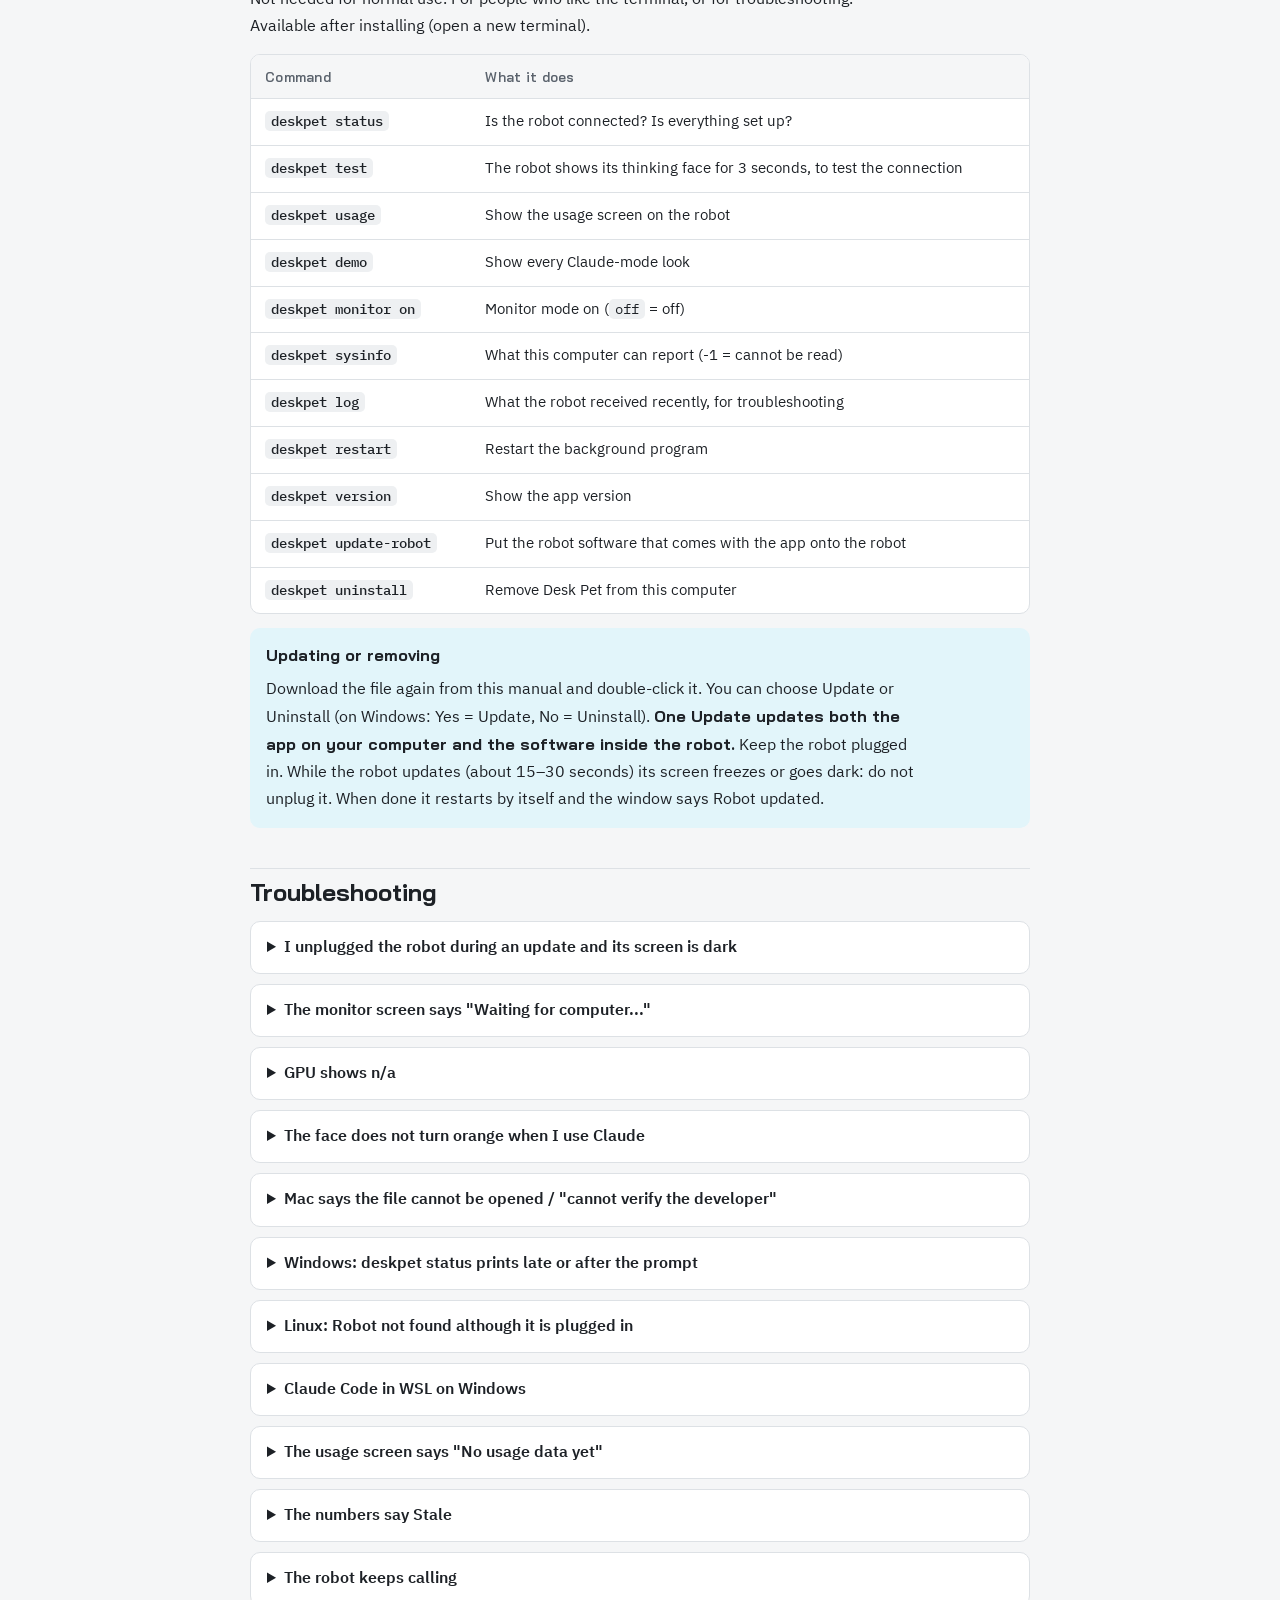
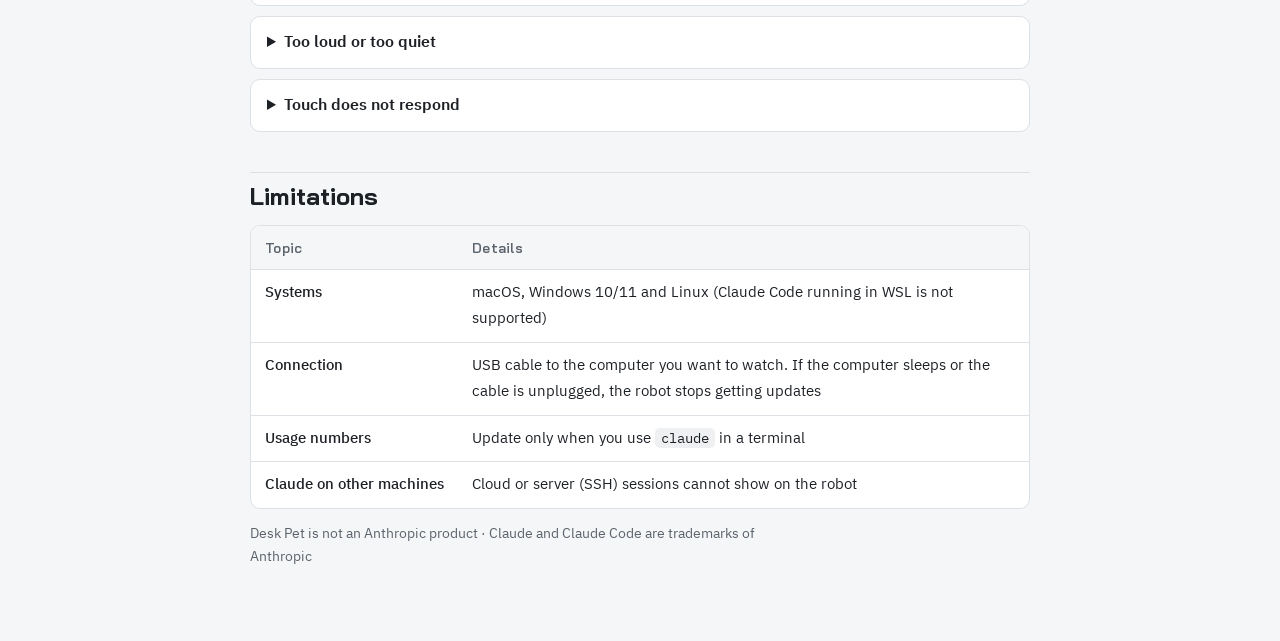
<file: manual.html>
<!doctype html>
<html lang="th">
<head>
<meta charset="utf-8">
<meta name="viewport" content="width=device-width, initial-scale=1, viewport-fit=cover">
<meta name="description" content="Desk Pet manual / คู่มือการใช้งาน Desk Pet">
<title>Desk Pet Manual · คู่มือ Desk Pet</title>
<link rel="stylesheet" href="https://fonts.googleapis.com/css2?family=Bai+Jamjuree:wght@500;600;700&family=IBM+Plex+Sans+Thai:wght@400;500;600&family=IBM+Plex+Mono:wght@500&display=swap">
<style>
/* Layout: one reading column; small "screen chips" show what the robot's display looks like */
:root {
  --bg: #f5f6f7;
  --surface: #ffffff;
  --fg: #1d2126;
  --muted: #5b636d;
  --line: #dde1e5;
  --pet: #19b6d8;          /* pet mode: cyan eyes */
  --claude: #de7346;       /* Claude mode: orange face */
  --claude-soft: #fbe9e1;
  --pet-soft: #e2f5fa;
  --code-bg: #eef0f2;
  --display: "Bai Jamjuree", "IBM Plex Sans Thai", system-ui, sans-serif;
  --body: "IBM Plex Sans Thai", system-ui, sans-serif;
  --mono: "IBM Plex Mono", ui-monospace, monospace;
}
@media (prefers-color-scheme: dark) {
  :root:not([data-theme="light"]) {
    --bg: #121417; --surface: #1a1d21; --fg: #e8eaed; --muted: #9aa3ad; --line: #2c3137;
    --pet: #3fcbe9; --claude: #ec8a60; --claude-soft: #3a2419; --pet-soft: #13313a; --code-bg: #23272c;
    color-scheme: dark;
  }
}
:root[data-theme="dark"] {
  --bg: #121417; --surface: #1a1d21; --fg: #e8eaed; --muted: #9aa3ad; --line: #2c3137;
  --pet: #3fcbe9; --claude: #ec8a60; --claude-soft: #3a2419; --pet-soft: #13313a; --code-bg: #23272c;
  color-scheme: dark;
}
* { box-sizing: border-box; }
body {
  background: var(--bg); color: var(--fg); font-family: var(--body); font-size: 16px; line-height: 1.7;
  padding-left: max(16px, env(safe-area-inset-left, 0px)); padding-right: max(16px, env(safe-area-inset-right, 0px));
  padding-block: 32px 64px;
}
main { max-width: 780px; margin: 0 auto; display: grid; gap: 40px; }
h1, h2, h3 { font-family: var(--display); text-wrap: balance; line-height: 1.25; margin: 0; }
h1 { font-size: 2.3rem; }
h2 { font-size: 1.5rem; padding-top: 8px; border-top: 1px solid var(--line); }
h3 { font-size: 1.1rem; }
p { margin: 0; max-width: 65ch; }
section { display: grid; gap: 14px; min-width: 0; }
.lede { color: var(--muted); font-size: 1.05rem; }
code, .cmd { font-family: var(--mono); font-size: 0.9em; background: var(--code-bg); padding: 1px 6px; border-radius: 5px; }
.cmdblock { display: flex; align-items: center; gap: 10px; background: var(--code-bg); border-radius: 8px; padding: 10px 12px; overflow-x: auto; }
.cmdblock code { background: none; padding: 0; white-space: nowrap; }
.cmdblock button { margin-left: auto; font: 500 0.85rem var(--body); border: 1px solid var(--line); background: var(--surface); color: var(--fg); border-radius: 6px; padding: 4px 10px; cursor: pointer; }
.dl { display: inline-flex; align-items: center; gap: 8px; font: 600 0.9rem var(--body); color: #fff; background: var(--claude); border-radius: 8px; padding: 6px 14px; text-decoration: none; white-space: nowrap; }
.dl:hover { filter: brightness(1.08); }
.dl small { font-weight: 400; opacity: .85; }
.cmdblock button:focus-visible, a:focus-visible { outline: 2px solid var(--claude); outline-offset: 2px; }
.steps { display: grid; gap: 12px; padding: 0; margin: 0; list-style: none; counter-reset: s; }
.steps li { counter-increment: s; display: grid; grid-template-columns: 34px 1fr; gap: 12px; align-items: start; }
.steps li::before { content: counter(s); font: 700 1rem var(--display); width: 34px; height: 34px; border-radius: 50%; display: grid; place-items: center; background: var(--fg); color: var(--bg); }
.steps li > div { min-width: 0; display: grid; gap: 6px; }
.modes { display: grid; grid-template-columns: repeat(auto-fit, minmax(220px, 1fr)); gap: 14px; }
.mode { background: var(--surface); border: 1px solid var(--line); border-radius: 10px; padding: 16px; display: grid; gap: 10px; align-content: start; }
.mode.pet { border-top: 4px solid var(--pet); }
.mode.claude { border-top: 4px solid var(--claude); }
/* screen chip: a tiny 320x172 display */
.screen { width: 128px; aspect-ratio: 320 / 172; max-width: 100%; border-radius: 6px; display: flex; align-items: center; justify-content: center; gap: 12%; border: 3px solid #2a2d31; }
.screen i { display: block; width: 26%; aspect-ratio: 1; border-radius: 22%; }
.screen.pet { background: #000; } .screen.pet i { background: #19c3e6; }
.screen.claude { background: #de7346; } .screen.claude i { background: #000; }
.screen.sys { background: #080a0e; flex-direction: column; align-items: stretch; justify-content: center; gap: 9%; padding: 0 12%; }
.screen.sys i { width: auto; aspect-ratio: auto; height: 12%; border-radius: 2px; }
.mon { background: #080a0e; color: #aab; border-radius: 8px; padding: 14px 16px; font-family: var(--mono); font-size: 0.85rem; display: grid; gap: 8px; max-width: 420px; }
.mon .clk { color: #fff; font-size: 1.5rem; line-height: 1; }
.mon .r { display: grid; grid-template-columns: 40px 1fr 44px; gap: 10px; align-items: center; }
.mon .r .bar { border-color: #464a52; }
.tablewrap { overflow-x: auto; border: 1px solid var(--line); border-radius: 10px; background: var(--surface); }
table { width: 100%; border-collapse: collapse; font-size: 0.95rem; }
th, td { text-align: left; padding: 10px 14px; border-bottom: 1px solid var(--line); vertical-align: top; }
th { font-family: var(--display); font-weight: 600; font-size: 0.85rem; letter-spacing: 0.02em; color: var(--muted); background: var(--bg); }
tr:last-child td { border-bottom: none; }
td:first-child { white-space: nowrap; font-weight: 500; }
.dot { display: inline-block; width: 10px; height: 10px; border-radius: 50%; margin-right: 8px; vertical-align: 1px; }
.note { background: var(--claude-soft); border-radius: 10px; padding: 14px 16px; display: grid; gap: 6px; }
.note.info { background: var(--pet-soft); }
.note strong { font-family: var(--display); }
.bars { background: #000; color: #ddd; border-radius: 8px; padding: 14px 16px; font-family: var(--mono); font-size: 0.85rem; display: grid; gap: 4px; max-width: 420px; }
.bar { height: 10px; border: 1px solid #555; border-radius: 4px; position: relative; overflow: hidden; }
.bar span { position: absolute; inset: 1px auto 1px 1px; border-radius: 3px; }
.bar b { position: absolute; top: -1px; bottom: -1px; width: 2px; background: #fff; }
.row { display: flex; justify-content: space-between; }
.small { font-size: 0.8rem; color: #999; }
.faq { display: grid; gap: 10px; }
.osblock { border-left: 3px solid var(--line); padding-left: 14px; display: grid; gap: 8px; min-width: 0; }
.hint { color: var(--muted); font-size: 0.9rem; }
details { background: var(--surface); border: 1px solid var(--line); border-radius: 10px; padding: 12px 16px; }
summary { cursor: pointer; font-weight: 600; }
details p { margin-top: 8px; }
@media (prefers-reduced-motion: no-preference) { details[open] p { animation: fade .2s ease-out; } @keyframes fade { from { opacity: .4 } to { opacity: 1 } } }
/* language switch: both languages live in the page, one main element each */
:root:not([data-lang="en"]) main[data-lang="en"], :root[data-lang="en"] main[data-lang="th"] { display: none; }
.langswitch { position: fixed; top: max(12px, env(safe-area-inset-top, 0px)); right: max(16px, env(safe-area-inset-right, 0px)); z-index: 10;
  display: flex; background: var(--surface); border: 1px solid var(--line); border-radius: 999px; padding: 3px; box-shadow: 0 2px 10px rgba(0,0,0,.12); }
.langswitch button { font: 600 0.85rem var(--display); border: 0; background: none; color: var(--muted); padding: 5px 12px; border-radius: 999px; cursor: pointer; }
.langswitch button[aria-pressed="true"] { background: var(--claude); color: #fff; }
.langswitch button:focus-visible { outline: 2px solid var(--claude); outline-offset: 2px; }
</style>

<style>.homelink{display:inline-flex;gap:6px;color:var(--muted);text-decoration:none;font-weight:600;font-size:.9rem}.homelink:hover{color:var(--fg)}</style>
</head>
<body>
<nav class="langswitch" aria-label="Language / ภาษา"><button type="button" data-set-lang="th" aria-pressed="true">TH</button><button type="button" data-set-lang="en" aria-pressed="false">EN</button></nav>

<main lang="th" data-lang="th">
  <a class="homelink" href="index.html?lang=th">← หน้าแรก DeskPet</a>
  <header style="display:grid;gap:12px;padding-top:28px">
    <div style="display:flex;gap:10px;align-items:center;flex-wrap:wrap">
      <div class="screen pet" aria-hidden="true"><i></i><i></i></div>
      <div class="screen claude" aria-hidden="true"><i></i><i></i></div>
      <div class="screen sys" aria-hidden="true"><i style="width:45%;background:#28d26e"></i><i style="width:80%;background:#ffa000"></i><i style="width:30%;background:#28d26e"></i></div>
    </div>
    <h1>คู่มือ Desk Pet</h1>
    <p class="lede">หุ่นสัตว์เลี้ยงตั้งโต๊ะที่มีอารมณ์ของตัวเอง แตะแล้วตอบสนอง บอกให้รู้ว่า Claude Code บนคอมพิวเตอร์ของคุณกำลังทำอะไรอยู่ แสดง CPU, RAM, GPU ของเครื่องได้ และมีเกมให้เล่นด้วยการแตะหัว ใช้กับ Mac, Windows และ Linux ผ่านสาย USB เส้นเดียว</p>
  </header>

  <section>
    <h2>สิ่งที่ต้องมี</h2>
    <div class="tablewrap"><table>
      <tr><th>รายการ</th><th>รายละเอียด</th></tr>
      <tr><td>Desk Pet</td><td>ตัวหุ่น (จอ 1.47", เซนเซอร์สัมผัสบนหัว, ลำโพงเล็ก, ไฟ LED)</td></tr>
      <tr><td>สาย USB-C</td><td>ต้องเป็น<strong>สายที่ส่งข้อมูลได้</strong> สายชาร์จอย่างเดียวจะใช้ไม่ได้</td></tr>
      <tr><td>คอมพิวเตอร์</td><td>Mac (macOS 11 ขึ้นไป), Windows 10/11 หรือ Linux</td></tr>
      <tr><td>Claude Code</td><td>ไม่บังคับ ถ้าไม่มี หุ่นยังเป็นสัตว์เลี้ยงและแสดงค่าเครื่องได้ตามปกติ</td></tr>
      <tr><td>โปรแกรม Desk Pet</td><td>ไฟล์เดียว ดาวน์โหลดตามระบบของคุณ (ดูขั้นตอนที่ 2)</td></tr>
    </table></div>
  </section>

  <section>
    <h2>เริ่มใช้งาน</h2>
    <ol class="steps">
      <li><div><h3>เสียบหุ่นเข้ากับคอมพิวเตอร์</h3><p>หุ่นจะเล่นเพลงทักทายตอนเปิดเครื่อง แล้วขึ้นดวงตาสีฟ้า</p></div></li>
      <li><div><h3>ดาวน์โหลดแล้วดับเบิลคลิก (ครั้งเดียว)</h3>
        <div class="tablewrap"><table>
          <tr><th>เครื่อง</th><th>ดาวน์โหลด</th></tr>
          <tr><td>Mac ทุกรุ่น</td><td><a class="dl" href="https://github.com/sowhat0846443335-star/deskpet/releases/latest/download/DeskPet-Mac.zip" target="_blank" rel="noopener">DeskPet-Mac.zip <small>4.6 MB</small></a></td></tr>
          <tr><td>Windows 10 / 11</td><td><a class="dl" href="https://github.com/sowhat0846443335-star/deskpet/releases/latest/download/DeskPet-Setup-Windows.exe" target="_blank" rel="noopener">DeskPet-Setup-Windows.exe <small>5.2 MB</small></a></td></tr>
          <tr><td>Linux (PC ทั่วไป)</td><td><a class="dl" href="https://github.com/sowhat0846443335-star/deskpet/releases/latest/download/DeskPet-Linux-x64" target="_blank" rel="noopener">DeskPet-Linux-x64 <small>5.0 MB</small></a></td></tr>
          <tr><td>Linux (ARM เช่น Raspberry Pi)</td><td><a class="dl" href="https://github.com/sowhat0846443335-star/deskpet/releases/latest/download/DeskPet-Linux-arm64" target="_blank" rel="noopener">DeskPet-Linux-arm64 <small>4.9 MB</small></a></td></tr>
        </table></div>
        <p>เปิดไฟล์ หน้าต่าง Desk Pet จะถามว่า <strong>Install Desk Pet?</strong> กด <strong>Install</strong> รอไม่กี่วินาที จะขึ้นข้อความว่าติดตั้งเสร็จและเจอหุ่นแล้ว แค่นั้นเอง ไม่ต้องพิมพ์คำสั่งใดๆ</p>
        <div class="osblock"><h3>Mac</h3>
          <p>ดับเบิลคลิก <code>DeskPet-Mac.zip</code> จะได้ <strong>Desk Pet Setup</strong> แล้วดับเบิลคลิกอีกครั้ง</p>
          <p class="hint">ครั้งแรก macOS อาจบอกว่าเปิดไม่ได้ ให้ไปที่ การตั้งค่าระบบ → ความเป็นส่วนตัวและความปลอดภัย เลื่อนลงไปกด "เปิดต่อไป" (Open Anyway) แล้วเปิดใหม่ ทำครั้งเดียว</p>
        </div>
        <div class="osblock"><h3>Windows</h3>
          <p>ดับเบิลคลิก <code>DeskPet-Setup-Windows.exe</code></p>
          <p class="hint">ถ้าขึ้นหน้าจอสีฟ้า "Windows protected your PC" ให้กด "ข้อมูลเพิ่มเติม" (More info) แล้ว "เรียกใช้ต่อไป" (Run anyway)</p>
        </div>
        <div class="osblock"><h3>Linux</h3>
          <p>คลิกขวาที่ไฟล์ → Properties → เปิด "Allow executing file as program" แล้วดับเบิลคลิก หรือรันใน Terminal</p>
          <div class="cmdblock"><code id="cmd-linux">chmod +x DeskPet-Linux-x64 &amp;&amp; ./DeskPet-Linux-x64</code><button type="button" data-copy="cmd-linux">คัดลอก</button></div>
          <p class="hint">ถ้าเครื่องยังไม่อนุญาตให้ใช้พอร์ต USB ตัวติดตั้งจะขอรหัสผ่านเพื่อตั้งให้ จากนั้นออกจากระบบแล้วเข้าใหม่ 1 ครั้ง</p>
        </div>
        <p>ตัวติดตั้งจะเปิดโปรแกรมเบื้องหลังให้ทำงานเองทุกครั้งที่เปิดเครื่อง และตั้งค่า Claude Code ให้ส่งสถานะมาที่หุ่น ค่าเดิมในการตั้งค่าของคุณยังอยู่ครบ (สำรองไว้เป็น <code>settings.json.before-deskpet</code>)</p></div></li>
      <li><div><h3>ใช้งานได้เลย</h3><p>แตะหัวหุ่น 2 ครั้งเพื่อดู CPU / RAM / GPU ของเครื่อง ถ้าใช้ Claude Code ให้เปิด<strong>เซสชันใหม่</strong>แล้วสั่งงานตามปกติ หุ่นจะเปลี่ยนเป็นหน้าสีส้มเมื่อ Claude เริ่มทำงาน</p></div></li>
    </ol>
  </section>

  <section>
    <h2>หุ่นมี 3 โหมด</h2>
    <div class="modes">
      <div class="mode pet">
        <div class="screen pet" aria-hidden="true"><i></i><i></i></div>
        <h3>โหมดสัตว์เลี้ยง</h3>
        <p>ดวงตาสีฟ้าบนจอดำ หุ่นมองไปรอบๆ กระพริบตา ร้องเพลงเล่นเมื่ออารมณ์ดี เหงาเมื่อไม่มีใครเล่นด้วย และง่วงเมื่อเหนื่อย</p>
      </div>
      <div class="mode claude">
        <div class="screen claude" aria-hidden="true"><i></i><i></i></div>
        <h3>โหมด Claude</h3>
        <p>หน้าสีส้ม ตาสีดำ เปลี่ยนเข้าโหมดนี้เองเมื่อ Claude Code ทำงาน และกลับโหมดเดิมเมื่อ Claude ทำงานเสร็จ ด้านล่างจอบอกว่ากำลังทำอะไร เช่น <code>Bash</code> หรือ <code>Thinking</code></p>
      </div>
      <div class="mode">
        <div class="screen sys" aria-hidden="true"><i style="width:45%;background:#28d26e"></i><i style="width:80%;background:#ffa000"></i><i style="width:30%;background:#28d26e"></i></div>
        <h3>โหมดมอนิเตอร์</h3>
        <p>แสดงนาฬิกา CPU, RAM, GPU, ดิสก์ และความเร็วเน็ตของคอมพิวเตอร์ เปิดและปิดด้วยการแตะหัว 2 ครั้ง</p>
      </div>
    </div>
  </section>

  <section>
    <h2>หุ่นบอกอะไรในโหมด Claude</h2>
    <div class="tablewrap"><table>
      <tr><th>สถานะ</th><th>สิ่งที่เห็น</th><th>เสียง / ไฟ</th></tr>
      <tr><td>กำลังคิด</td><td>มีเครื่องหมาย ? ในตา ขยับตามตา</td><td>ไฟฟ้ากระพริบช้า</td></tr>
      <tr><td>กำลังทำงาน</td><td>มีโค้ดวิ่งขึ้นในตา ตาหันซ้ายขวา</td><td>ไฟเขียว</td></tr>
      <tr><td>มีคำถามถึงคุณ</td><td>ตาโต ข้อความ "Question for you"</td><td>ร้อง "ฮึ?" ไฟเหลืองกระพริบ</td></tr>
      <tr><td>ขออนุญาต</td><td>ตาโต ข้อความ "Permission needed!"</td><td>บี๊บ 3 ครั้ง ไฟส้มกระพริบ</td></tr>
      <tr><td>รอนานเกิน 2 นาที</td><td>ตาสั่น เหงื่อตก</td><td>เรียกอีกครั้ง ไฟกระพริบเร็ว</td></tr>
      <tr><td>ทำเสร็จ</td><td>ตายิ้ม "Done!"</td><td>เสียงสั้นๆ ไฟเขียวแวบ</td></tr>
      <tr><td>ใช้โควตาเกิน 90%</td><td>ไฟลุกในตา</td><td>ไฟส้มแดง</td></tr>
      <tr><td>ใช้โควตาครบ 100%</td><td>ตาปรือ เหงื่อหยด</td><td>—</td></tr>
      <tr><td>รอคุณพิมพ์</td><td>หน้าขยับเหมือนหายใจ</td><td>ร้องเบาๆ ครั้งเดียว</td></tr>
    </table></div>
    <div class="note info"><strong>หยุดเสียงเรียก</strong><p>เมื่อหุ่นร้องเรียก ให้แตะหัว 1 ครั้งเพื่อบอกว่ารับทราบแล้ว หุ่นจะหยุดเรียก</p></div>
  </section>

  <section>
    <h2>ใช้กับ Codex CLI</h2>
    <p>ถ้าเครื่องมี Codex CLI (เครื่องมือเขียนโค้ดของ OpenAI) ตัวติดตั้งจะตั้งค่าให้หุ่นติดตาม Codex ด้วยโดยอัตโนมัติ หุ่นจะเปลี่ยนเป็น<strong>หน้าสีขาว ตาสีดำ</strong>เมื่อ Codex ทำงาน (Claude Code เป็นหน้าสีส้ม) ใช้ท่าทางและเสียงแบบเดียวกับตาราง Claude ด้านบน</p>
    <div class="tablewrap"><table>
      <tr><th>Codex กำลัง</th><th>หุ่น</th></tr>
      <tr><td>คิด</td><td>มี ? ในตา</td></tr>
      <tr><td>ใช้เครื่องมือ (เช่น รันคำสั่ง)</td><td>มีโค้ดวิ่งในตา และชื่อเครื่องมือด้านล่างจอ</td></tr>
      <tr><td>ขออนุญาต</td><td>ตาโต "Permission needed!" บี๊บ 3 ครั้ง</td></tr>
      <tr><td>ทำเสร็จ</td><td>ตายิ้ม "Done!"</td></tr>
    </table></div>
    <p class="hint">ครั้งแรกที่เปิด Codex หลังติดตั้ง Codex จะขอให้ตรวจและอนุญาต (trust) hooks ของ Desk Pet 1 ครั้ง ให้กดอนุญาต ถ้าติดตั้ง Codex ทีหลัง ให้ดับเบิลคลิกตัวติดตั้งแล้วกด Update อีกครั้ง ส่วนหน้าการใช้งาน (โควตา) แสดงได้เฉพาะ Claude</p>
  </section>

  <section>
    <h2>โหมดมอนิเตอร์</h2>
    <p>แตะหัว 2 ครั้ง หุ่นจะเปลี่ยนเป็นหน้าจอแสดงค่าของคอมพิวเตอร์ อัปเดตทุก 2 วินาที แตะ 2 ครั้งอีกครั้งเพื่อกลับเป็นสัตว์เลี้ยง ทุกครั้งที่เสียบสายใหม่ หุ่นจะเริ่มเป็นสัตว์เลี้ยงเสมอ</p>
    <div class="mon" role="img" aria-label="ตัวอย่างหน้ามอนิเตอร์: CPU 27 RAM 80 GPU 38 ดิสก์ 64 เปอร์เซ็นต์">
      <div class="clk">13:52</div>
      <div class="r"><span>CPU</span><div class="bar"><span style="width:27%;background:#28d26e"></span></div><span>27%</span></div>
      <div class="r"><span>RAM</span><div class="bar"><span style="width:80%;background:#ffa000"></span></div><span>80%</span></div>
      <div class="r"><span>GPU</span><div class="bar"><span style="width:38%;background:#28d26e"></span></div><span>38%</span></div>
      <div class="r"><span>DSK</span><div class="bar"><span style="width:64%;background:#ffa000"></span></div><span>64%</span></div>
      <div class="small">NET  up 12 KB/s   down 1.4 MB/s</div>
    </div>
    <div class="tablewrap"><table>
      <tr><th>ส่วนบนหน้าจอ</th><th>ความหมาย</th></tr>
      <tr><td>นาฬิกา</td><td>เวลาของคอมพิวเตอร์ ใต้นาฬิกามีแบตเตอรี่ (โน้ตบุ๊ก, + = กำลังชาร์จ) และอุณหภูมิ CPU ถ้าเครื่องอ่านได้</td></tr>
      <tr><td>กราฟมุมขวาบน</td><td>CPU ย้อนหลังประมาณ 2 นาที</td></tr>
      <tr><td>CPU / RAM / GPU / DSK</td><td>เปอร์เซ็นต์ที่ใช้อยู่ · <span class="dot" style="background:#28d26e"></span>เขียว ต่ำกว่า 60% · <span class="dot" style="background:#ffa000"></span>ส้ม 60–84% · <span class="dot" style="background:#ff3c32"></span>แดง 85% ขึ้นไป</td></tr>
      <tr><td>NET</td><td>ความเร็วอัปโหลด (up) และดาวน์โหลด (down) ตอนนี้</td></tr>
      <tr><td>ไฟ LED</td><td>เขียว = CPU ว่าง · เหลือง = ปานกลาง · แดงกระพริบ = หนัก</td></tr>
    </table></div>
    <h3>ค่าที่อ่านได้ในแต่ละระบบ</h3>
    <div class="tablewrap"><table>
      <tr><th>ค่า</th><th>Mac</th><th>Windows</th><th>Linux</th></tr>
      <tr><td>CPU, RAM, ดิสก์, เน็ต, นาฬิกา</td><td>✓</td><td>✓</td><td>✓</td></tr>
      <tr><td>GPU</td><td>✓ ทุกรุ่น</td><td>การ์ด NVIDIA</td><td>NVIDIA, AMD</td></tr>
      <tr><td>แบตเตอรี่ (โน้ตบุ๊ก)</td><td>✓</td><td>✓</td><td>✓</td></tr>
      <tr><td>อุณหภูมิ CPU</td><td>—</td><td>ส่วนใหญ่ไม่ได้</td><td>ส่วนใหญ่ได้</td></tr>
    </table></div>
    <p class="hint">ค่าที่เครื่องอ่านไม่ได้ GPU จะขึ้น "n/a" ส่วนแบตเตอรี่และอุณหภูมิจะไม่แสดง เมื่อ Claude Code ทำงาน หุ่นจะสลับไปหน้าสีส้มก่อน เสร็จแล้วกลับมาหน้ามอนิเตอร์เอง ในโหมดนี้หุ่นไม่ส่งเสียงเหงาและไม่หลับเอง</p>
  </section>

  <section>
    <h2>เมนูหลัก</h2>
    <p>แตะหัว 4 ครั้ง จอจะขึ้นเมนูหลัก มี 3 อย่าง: <strong>GAMES</strong> (เกม), <strong>FOCUS</strong> (จับเวลาทำงาน) และ <strong>SETTINGS</strong> (ตั้งค่า)</p>
    <div class="tablewrap"><table>
      <tr><th>ในทุกเมนู</th><th>วิธี</th></tr>
      <tr><td>เลื่อนไปอันถัดไป</td><td>แตะ 1 ครั้ง</td></tr>
      <tr><td>เลือก / เปิด</td><td>แตะค้างจนแถบสีเขียวเต็ม (ประมาณครึ่งวินาที)</td></tr>
      <tr><td>ออก</td><td>ไม่แตะ 12 วินาที</td></tr>
    </table></div>
  </section>

  <section>
    <h2>FOCUS — จับเวลาทำงาน</h2>
    <p>ตัวจับเวลาแบบ Pomodoro: ทำงาน 25 นาที แล้วพัก 5 นาที ครบ 4 รอบได้พักยาว 15 นาที จอแสดงวงนับถอยหลังและจำนวนรอบที่ทำเสร็จ</p>
    <div class="tablewrap"><table>
      <tr><th>ทำอะไร</th><th>วิธี</th></tr>
      <tr><td>เริ่ม</td><td>แตะ 1 ครั้ง</td></tr>
      <tr><td>หยุดชั่วคราว / ทำต่อ</td><td>แตะ 1 ครั้ง</td></tr>
      <tr><td>เลิกจับเวลา</td><td>แตะค้างจนแถบเต็ม</td></tr>
      <tr><td>หมดเวลาทำงาน</td><td>หุ่นเล่นเสียงเรียก ไฟเขียว และเริ่มนับเวลาพักเอง</td></tr>
      <tr><td>หมดเวลาพัก</td><td>หุ่นเรียกอีกครั้ง แตะเพื่อเริ่มรอบถัดไป</td></tr>
    </table></div>
    <p class="hint">ไฟ LED เป็นสีแดงอ่อนตอนทำงาน และสีเขียวตอนพัก ถ้า Claude Code ถามคำถามระหว่างนั้น จอจะสลับไปให้เห็นคำถามก่อน แต่เวลายังเดินต่อ</p>
  </section>

  <section>
    <h2>SETTINGS — ตั้งค่า</h2>
    <p>แตะเพื่อเลื่อนไปบรรทัดถัดไป แตะค้างเพื่อเปลี่ยนค่าของบรรทัดนั้น หุ่นจำทุกค่าไว้แม้ถอดสาย</p>
    <div class="tablewrap"><table>
      <tr><th>บรรทัด</th><th>แตะค้างแล้วเป็นอย่างไร</th></tr>
      <tr><td>Volume</td><td>เพิ่มเสียง 1 ขั้น (0–5) เกินขั้น 5 จะวนกลับไปปิดเสียง</td></tr>
      <tr><td>Eye colour</td><td>เปลี่ยนสีตาของสัตว์เลี้ยง</td></tr>
      <tr><td>Break reminder</td><td>เตือนพักทุก 30 / 45 / 50 / 60 นาที หรือปิด (ค่าเริ่มต้น 50 นาที)</td></tr>
      <tr><td>Welcome back</td><td>เปิด/ปิดการทักทายตอนกลับมาที่โต๊ะ</td></tr>
      <tr><td>Reset game scores</td><td>ล้างคะแนนสูงสุดของทุกเกม</td></tr>
      <tr><td>Back</td><td>กลับไปเมนูหลัก</td></tr>
    </table></div>
  </section>

  <section>
    <h2>เตือนพัก และทักทายตอนกลับมา</h2>
    <p>หุ่นรู้ว่าคุณกำลังใช้คอมพิวเตอร์อยู่ไหม จากการใช้คีย์บอร์ดและเมาส์ (โปรแกรม Desk Pet บอกหุ่นแค่ว่าไม่ได้แตะมานานกี่วินาที ไม่ได้ดูว่าพิมพ์อะไร)</p>
    <div class="tablewrap"><table>
      <tr><th>เมื่อ</th><th>หุ่นทำอะไร</th></tr>
      <tr><td>ใช้คอมพิวเตอร์ติดกันครบเวลาที่ตั้งไว้</td><td>ขึ้นหน้า <strong>Time for a break!</strong> พร้อมเสียงเตือน แตะ 1 ครั้ง = รับทราบ แล้วจะเตือนอีกใน 10 นาทีถ้ายังไม่พัก</td></tr>
      <tr><td>ลุกไปพักเกิน 8 นาที</td><td>นับเวลาใหม่ หุ่นทำหน้าง่วงแล้วหลับรอ</td></tr>
      <tr><td>กลับมาจับเมาส์หรือคีย์บอร์ด</td><td>หุ่นตื่น หัวเราะ และขึ้น <strong>Welcome back!</strong></td></tr>
    </table></div>
    <p class="hint">ใช้ได้บน Mac และ Windows ส่วน Linux ต้องติดตั้งโปรแกรม <code>xprintidle</code> และใช้ได้เฉพาะ X11 (ไม่รองรับ Wayland) ระหว่างเล่นเกมหรือจับเวลา FOCUS หุ่นจะไม่เตือนพัก</p>
  </section>

  <section>
    <h2>เกม</h2>
    <p>ในเมนูหลักเลือก GAMES จะขึ้นหน้าเมนูเกม มีให้เลือก 5 เกม: HOP!, FLY!, STACK, QUICK! และ FISH แต่ละเกมแสดงคะแนนสูงสุดไว้ จุดด้านล่างบอกว่าอยู่เกมที่เท่าไร</p>
    <div class="tablewrap"><table>
      <tr><th>ในหน้าเมนู</th><th>วิธี</th></tr>
      <tr><td>เลื่อนไปเกมถัดไป</td><td>แตะ 1 ครั้ง</td></tr>
      <tr><td>เลือกเล่น</td><td>แตะค้างจนแถบสีเขียวด้านล่างเต็ม (ประมาณครึ่งวินาที)</td></tr>
      <tr><td>ออกจากเมนู</td><td>ไม่แตะ 12 วินาที</td></tr>
    </table></div>
    <h3>HOP! — กระโดดหลบแมลง</h3>
    <p>หุ่นตัวเล็กวิ่งไปเรื่อยๆ ต้องกระโดดหลบแมลง ยิ่งเล่นนานยิ่งเร็ว</p>
    <div class="tablewrap"><table>
      <tr><th>ทำอะไร</th><th>วิธี</th></tr>
      <tr><td>เริ่มเล่น / กระโดด</td><td>แตะหัว 1 ครั้ง · แตะค้างไว้จะกระโดดสูงขึ้น</td></tr>
      <tr><td>กระโดด 2 ชั้น</td><td>แตะอีกครั้งตอนลอยอยู่กลางอากาศ</td></tr>
      <tr><td><span class="dot" style="background:#ff4632"></span>แมลงแดงบนพื้น</td><td>กระโดดข้าม</td></tr>
      <tr><td><span class="dot" style="background:#c850ff"></span>แมลงม่วงมีปีก</td><td>อย่ากระโดด ให้วิ่งลอดใต้ (เริ่มมาเมื่อได้ 8 คะแนน)</td></tr>
      <tr><td><span class="dot" style="background:#ffdc3c"></span>ดาวสีเหลือง</td><td>กระโดดเก็บ ได้ +3 คะแนน</td></tr>
      <tr><td>เล่นใหม่</td><td>แตะหัวหลังขึ้นข้อความ "Tap to play again"</td></tr>
      <tr><td>ออกจากเกม</td><td>ไม่แตะ 12 วินาทีที่หน้าเริ่มหรือหน้าจบเกม</td></tr>
    </table></div>
    <h3>FLY! — บินลอดช่อง</h3>
    <p>หุ่นมีใบพัดบนหัว ต้องบินลอดช่องระหว่างเสาคริสตัลสีม่วง ผ่านได้ 1 เสา = 1 คะแนน ยิ่งได้คะแนนมาก ช่องยิ่งแคบและเร็วขึ้น</p>
    <div class="tablewrap"><table>
      <tr><th>ทำอะไร</th><th>วิธี</th></tr>
      <tr><td>เริ่มเล่น</td><td>แตะหัว 1 ครั้ง</td></tr>
      <tr><td>บินขึ้น</td><td>แตะค้างไว้ ยิ่งค้างนานยิ่งขึ้นสูง</td></tr>
      <tr><td>ลดระดับ</td><td>ปล่อยมือ หุ่นจะค่อยๆ ตกลง</td></tr>
      <tr><td>แพ้</td><td>ชนเสาหรือตกถึงพื้น</td></tr>
      <tr><td>เล่นใหม่ / ออก</td><td>เหมือน HOP!</td></tr>
    </table></div>
    <h3>STACK — ต่อตึก</h3>
    <p>บล็อกเลื่อนไปมาด้านบนตึก แตะเพื่อปล่อยลงบนชั้นล่าง ส่วนที่ล้นออกนอกตึกจะถูกตัดทิ้ง ตึกจึงค่อยๆ แคบลง ถ้าวางตรงเป๊ะจะขึ้น <strong>PERFECT</strong> และไม่โดนตัด ยิ่งต่อสูง บล็อกยิ่งเลื่อนเร็ว ปล่อยพลาดตึกทั้งก้อนถือว่าจบเกม คะแนน = ความสูงของตึก</p>
    <h3>QUICK! — วัดความไว</h3>
    <p>แตะเพื่อเริ่ม จอจะเป็นสีแดงพร้อมคำว่า Wait... รอจนจอ (และไฟ LED) เปลี่ยนเป็น<strong>สีเขียว</strong> แล้วแตะให้เร็วที่สุด หุ่นบอกเวลาเป็นมิลลิวินาที (ms) ยิ่งน้อยยิ่งไว ถ้าแตะตอนยังแดงจะขึ้น "Too soon!" คะแนนสูงสุดคือเวลาที่เร็วที่สุด เหมาะให้เพื่อนร่วมโต๊ะแข่งกัน</p>
    <h3>FISH — จับปลา</h3>
    <p>เข็มสีขาวแกว่งไปมาบนแถบด้านบน แตะตอนเข็มอยู่ใน<strong>โซนสีเขียว</strong> ยิ่งใกล้จุดทองตรงกลาง ยิ่งได้ปลาตัวใหญ่ ถ้าโดนจุดทองพอดีจะได้ <strong>Golden Koi</strong> รอบหนึ่งตกได้ 5 ครั้ง โซนเขียวจะเล็กลงและเข็มเร็วขึ้นทุกครั้ง คะแนน = ความยาวรวมของปลาทั้งหมด (ซม.)</p>
    <div class="tablewrap"><table>
      <tr><th>ปลา</th><th>ได้เมื่อ</th></tr>
      <tr><td>Minnow, Perch, Bass</td><td>โดนโซนเขียว ยิ่งใกล้กลางยิ่งตัวใหญ่</td></tr>
      <tr><td>Big Catfish</td><td>ใกล้จุดทองมาก</td></tr>
      <tr><td><span class="dot" style="background:#ffbe28"></span>Golden Koi</td><td>โดนจุดทองพอดี 60–80 ซม.</td></tr>
      <tr><td>It got away...</td><td>แตะนอกโซนเขียว</td></tr>
    </table></div>
    <p class="hint">ทุกเกมเริ่มด้วยการแตะ 1 ครั้ง เล่นใหม่ด้วยการแตะหลังจบเกม และออกเองเมื่อไม่แตะ 12 วินาที</p>
    <p class="hint">หุ่นจำคะแนนสูงสุดของแต่ละเกมไว้แม้ถอดสาย การเล่นด้วยกันทำให้หุ่นอารมณ์ดีขึ้น ถ้า Claude Code ถามคำถามหรือขออนุญาตระหว่างเล่น เกมจะปิดเองเพื่อให้เห็นข้อความ</p>
  </section>

  <section>
    <h2>การแตะหัว</h2>
    <p>เซนเซอร์สัมผัสอยู่ใต้ผิวด้านบนของหัว ไม่ต้องกดแรง แค่แตะเบาๆ</p>
    <div class="tablewrap"><table>
      <tr><th>การแตะ</th><th>ตอนตื่น</th><th>ตอนหลับ</th></tr>
      <tr><td>แตะ 1 ครั้ง</td><td>สะดุ้งแล้วมองไปรอบๆ (ถ้ากำลังร้องเรียก = รับทราบ)</td><td>จอสว่างหรี่ 5 วินาที แล้วหลับต่อ</td></tr>
      <tr><td>แตะ 2 ครั้งเร็วๆ</td><td>เปิด/ปิดโหมดมอนิเตอร์</td><td>ตื่น</td></tr>
      <tr><td>แตะ 3 ครั้ง</td><td>หัวเราะ (ในโหมด Claude: เปิดหน้าการใช้งาน 10 วินาที)</td><td>ตื่น</td></tr>
      <tr><td>แตะ 4 ครั้ง</td><td>เปิดเมนูหลัก (เกม, จับเวลา, ตั้งค่า)</td><td>ตื่น</td></tr>
      <tr><td>แตะรัว 5 ครั้ง</td><td>หงุดหงิด</td><td>ตื่น</td></tr>
      <tr><td>แตะ 6 ครั้ง</td><td>เปิดหน้าปรับเสียง</td><td>ตื่น</td></tr>
      <tr><td>แตะรัว 7 ครั้งขึ้นไป</td><td>มึนงง</td><td>ตื่น</td></tr>
      <tr><td>แตะค้าง</td><td>ลูบหัว หุ่นมีความสุข มีหัวใจลอย</td><td>แตะค้าง 1.5 วินาทีเพื่อปลุก</td></tr>
    </table></div>
    <p class="hint">ระหว่างอยู่หน้ามอนิเตอร์ หุ่นตอบเฉพาะการแตะ 2 ครั้ง (เพื่อกลับเป็นสัตว์เลี้ยง)</p>
  </section>

  <section>
    <h2>ปรับเสียง</h2>
    <p>แตะหัว 6 ครั้ง จอจะขึ้นหน้า <strong>Volume</strong> เป็นแท่ง 5 ขั้น แตะ 1 ครั้งเพื่อเพิ่มเสียง 1 ขั้น หุ่นจะร้องให้ฟังว่าดังแค่ไหน พอเกินขั้นที่ 5 จะวนกลับไปปิดเสียง (Sound off) ไม่แตะ 5 วินาทีหน้านี้จะปิดเอง หุ่นจำระดับเสียงไว้แม้ถอดสาย ปรับในเมนู SETTINGS ก็ได้</p>
  </section>

  <section>
    <h2>หน้าการใช้งาน Claude</h2>
    <p>บอกว่าใช้โควตาของแพ็กเกจ Claude ไปเท่าไรแล้ว ทั้งรอบ 5 ชั่วโมง (Session) และรายสัปดาห์ (Weekly)</p>
    <div class="bars" role="img" aria-label="ตัวอย่างหน้าการใช้งาน: Session 28 เปอร์เซ็นต์ Weekly 66 เปอร์เซ็นต์">
      <div class="row"><span>Session</span><span>28%</span></div>
      <div class="bar"><span style="width:28%;background:#00e65a"></span><b style="left:40%"></b></div>
      <div class="small">resets 8:40 PM - in 3h 12m</div>
      <div class="row" style="margin-top:8px"><span>Weekly</span><span>66%</span></div>
      <div class="bar"><span style="width:66%;background:#00e65a"></span><b style="left:57%"></b></div>
      <div class="small">resets Sat 5:00 PM - in 2d 1h</div>
    </div>
    <div class="tablewrap"><table>
      <tr><th>ส่วนบนหน้าจอ</th><th>ความหมาย</th></tr>
      <tr><td>สีแถบ</td><td><span class="dot" style="background:#00c84f"></span>เขียว ต่ำกว่า 70% · <span class="dot" style="background:#ff9600"></span>ส้ม 70–89% · <span class="dot" style="background:#ff2828"></span>แดง 90% ขึ้นไป</td></tr>
      <tr><td>เส้นขาวบนแถบ</td><td>เวลาของรอบที่ผ่านไปแล้ว ถ้าแถบสียาวเกินเส้นขาว แปลว่ากำลังใช้เร็วกว่าเวลา</td></tr>
      <tr><td>resets … in …</td><td>เวลาที่โควตารีเซ็ต และเหลืออีกนานเท่าไร</td></tr>
      <tr><td>Stale - updated … ago</td><td>ตัวเลขยังไม่ได้อัปเดตเกิน 15 นาที เป็นค่าล่าสุดที่หุ่นรู้</td></tr>
    </table></div>
    <div class="note"><strong>ตัวเลขมาจากไหน</strong><p>ตัวเลขการใช้งานมาจาก Claude Code ที่เปิดใน Terminal (คำสั่ง <code>claude</code>) และอัปเดตทุกครั้งที่ Claude ตอบ ถ้าใช้ผ่านแอปเดสก์ท็อปอย่างเดียว ตัวเลขจะไม่อัปเดต แต่สถานะอื่นของ Claude ยังแสดงตามปกติ</p></div>
  </section>

  <section>
    <h2>ไฟ LED</h2>
    <div class="tablewrap"><table>
      <tr><th>สี</th><th>ความหมาย</th></tr>
      <tr><td><span class="dot" style="background:#19c3e6"></span>ฟ้าอมเขียว</td><td>ปกติ</td></tr>
      <tr><td><span class="dot" style="background:#ffc400"></span>เหลือง</td><td>อารมณ์ดี</td></tr>
      <tr><td><span class="dot" style="background:#ff6fa5"></span>ชมพูเต้น</td><td>ถูกลูบหัว</td></tr>
      <tr><td><span class="dot" style="background:#ff2828"></span>แดงกระพริบ</td><td>หงุดหงิด</td></tr>
      <tr><td><span class="dot" style="background:#2c6dff"></span>น้ำเงินหรี่</td><td>เหงาหรือเศร้า</td></tr>
      <tr><td><span class="dot" style="background:#7a3cff"></span>ม่วงหายใจ</td><td>หลับ (ดับเมื่อหลับเกิน 2 นาที)</td></tr>
      <tr><td><span class="dot" style="background:#00c84f"></span>เขียว</td><td>Claude กำลังทำงาน</td></tr>
    </table></div>
  </section>

  <section>
    <h2>การหลับ</h2>
    <p>(เฉพาะโหมดสัตว์เลี้ยง) ถ้าไม่มีใครแตะและ Claude ไม่ได้ทำงานติดต่อกัน 10 นาที หุ่นจะร้องเพลงกล่อมเบาๆ แล้วหลับ อีก 2 นาทีจอและไฟจะดับสนิท หุ่นจะตื่นเมื่อแตะหัว 2 ครั้ง แตะค้าง หรือเมื่อ Claude เริ่มทำงาน</p>
  </section>

  <section>
    <h2>คำสั่ง deskpet</h2>
    <p>ไม่จำเป็นสำหรับการใช้งานปกติ มีไว้สำหรับคนที่ถนัด Terminal หรือใช้ตรวจปัญหา ใช้ได้หลังติดตั้งแล้ว (เปิด Terminal ใหม่)</p>
    <div class="tablewrap"><table>
      <tr><th>คำสั่ง</th><th>ทำอะไร</th></tr>
      <tr><td><code>deskpet status</code></td><td>เช็กว่าหุ่นเชื่อมต่ออยู่ไหม และตั้งค่าครบหรือยัง</td></tr>
      <tr><td><code>deskpet test</code></td><td>ให้หุ่นทำหน้าคิด 3 วินาที เพื่อทดสอบการเชื่อมต่อ</td></tr>
      <tr><td><code>deskpet usage</code></td><td>เปิดหน้าการใช้งานบนหุ่น</td></tr>
      <tr><td><code>deskpet demo</code></td><td>โชว์ท่าทางทุกแบบของโหมด Claude</td></tr>
      <tr><td><code>deskpet monitor on</code></td><td>เปิดโหมดมอนิเตอร์ (<code>off</code> = ปิด)</td></tr>
      <tr><td><code>deskpet sysinfo</code></td><td>ดูว่าเครื่องนี้อ่านค่าอะไรได้บ้าง (-1 = อ่านไม่ได้)</td></tr>
      <tr><td><code>deskpet log</code></td><td>ดูสิ่งที่หุ่นได้รับล่าสุด ใช้ตรวจปัญหา</td></tr>
      <tr><td><code>deskpet restart</code></td><td>เริ่มโปรแกรมเบื้องหลังใหม่</td></tr>
            <tr><td><code>deskpet version</code></td><td>ดูเวอร์ชันของโปรแกรม</td></tr>
      <tr><td><code>deskpet update-robot</code></td><td>อัปเดตซอฟต์แวร์ในตัวหุ่นเป็นเวอร์ชันที่มากับโปรแกรม</td></tr>
      <tr><td><code>deskpet uninstall</code></td><td>ลบ Desk Pet ออกจากเครื่องทั้งหมด</td></tr>
    </table></div>
    <div class="note info"><strong>อัปเดตหรือลบโปรแกรม</strong><p>ดาวน์โหลดไฟล์ใหม่จากคู่มือนี้ แล้วดับเบิลคลิก จะมีให้เลือก Update หรือ Uninstall (บน Windows: Yes = Update, No = Uninstall) การกด <strong>Update ครั้งเดียวจะอัปเดตทั้งโปรแกรมในคอมพิวเตอร์และซอฟต์แวร์ในตัวหุ่น</strong> ให้เสียบหุ่นไว้ ระหว่างอัปเดตหุ่น (ประมาณ 15–30 วินาที) จอหุ่นจะค้างหรือดับ ห้ามถอดสาย เสร็จแล้วหุ่นจะรีสตาร์ทเอง และหน้าต่างจะบอกว่า Robot updated</p></div>
  </section>

  <section>
    <h2>แก้ปัญหาเบื้องต้น</h2>
    <div class="faq">
      <details><summary>ถอดสายระหว่างอัปเดตหุ่น แล้วจอหุ่นดับ</summary><p>ไม่ต้องกังวล หุ่นไม่เสีย เสียบสายกลับ แล้วดับเบิลคลิกไฟล์ติดตั้งและกด Update อีกครั้ง โปรแกรมจะหาหุ่นเจอและใส่ซอฟต์แวร์ให้ใหม่ทั้งหมด</p></details>
      <details><summary>หน้ามอนิเตอร์ขึ้น "Waiting for computer..."</summary><p>หุ่นยังไม่ได้รับค่าจากคอมพิวเตอร์ ตรวจว่าติดตั้งโปรแกรมแล้ว และใช้สาย USB-C ที่ส่งข้อมูลได้ ถ้ายังไม่หาย ให้ดับเบิลคลิกไฟล์ติดตั้งแล้วกด Update หรือรีสตาร์ทคอมพิวเตอร์ 1 ครั้ง</p></details>
      <details><summary>GPU ขึ้น n/a</summary><p>เครื่องนี้ไม่ให้อ่านค่า GPU เช่น Windows ที่ใช้การ์ด AMD หรือ Intel ค่าอื่นยังแสดงตามปกติ</p></details>
      <details><summary>หุ่นไม่เปลี่ยนเป็นหน้าสีส้มตอนใช้ Claude</summary><p>หลังติดตั้งครั้งแรก ให้เปิด Claude Code เซสชันใหม่หนึ่งครั้ง ถ้ายังไม่ได้ ให้รัน <code>deskpet status</code> ถ้าขึ้นว่า Robot: not found ให้เปลี่ยนเป็นสาย USB-C ที่ส่งข้อมูลได้ หรือเสียบช่อง USB อื่น ถ้า Bridge: NOT running ให้รัน <code>deskpet restart</code></p></details>
      <details><summary>Mac บอกว่าเปิดไฟล์ไม่ได้ หรือ "ไม่สามารถตรวจสอบผู้พัฒนา"</summary><p>ไปที่ การตั้งค่าระบบ → ความเป็นส่วนตัวและความปลอดภัย เลื่อนลงไปกด "เปิดต่อไป" (Open Anyway) แล้วดับเบิลคลิก Desk Pet Setup อีกครั้ง</p></details>
      <details><summary>Windows: พิมพ์ deskpet status แล้วข้อความขึ้นช้าหรือขึ้นหลัง prompt</summary><p>เป็นเรื่องปกติ โปรแกรมบน Windows ทำงานแบบไม่มีหน้าต่าง ข้อความจะตามมาหลัง prompt เล็กน้อย กด Enter อีกครั้งเพื่อให้ prompt กลับมา</p></details>
      <details><summary>Linux: Robot not found ทั้งที่เสียบสายแล้ว</summary><p>ถ้าตอนติดตั้งกดข้ามการขออนุญาต USB หรือยังไม่ได้ออกจากระบบแล้วเข้าใหม่ ให้ออกจากระบบแล้วเข้าใหม่ก่อน ถ้ายังไม่ได้ รัน <code>sudo usermod -aG dialout $USER</code> (Arch ใช้กลุ่ม <code>uucp</code>) แล้วออกจากระบบและเข้าใหม่</p></details>
      <details><summary>ใช้ Claude Code ใน WSL บน Windows</summary><p>ยังไม่รองรับ เพราะ WSL มองไม่เห็นพอร์ต USB ของ Windows ให้ใช้ Claude Code บน Windows โดยตรง</p></details>
      <details><summary>หน้าการใช้งานขึ้น "No usage data yet"</summary><p>เปิด Terminal พิมพ์ <code>claude</code> แล้วถามอะไรก็ได้ 1 ข้อ ตัวเลขจะส่งมาที่หุ่นหลัง Claude ตอบ ต้องใช้แพ็กเกจ Claude Pro, Max หรือ Ultra</p></details>
      <details><summary>ตัวเลขขึ้นว่า Stale</summary><p>ตัวเลขเก่ากว่า 15 นาที เพราะไม่ได้ใช้ <code>claude</code> ใน Terminal ช่วงนั้น ใช้งานต่อเมื่อไรตัวเลขจะอัปเดตเอง</p></details>
      <details><summary>หุ่นร้องเรียกไม่หยุด</summary><p>แตะหัว 1 ครั้งเพื่อรับทราบ หรือกลับไปตอบ Claude ที่หน้าจอคอมพิวเตอร์</p></details>
      <details><summary>เสียงดังหรือเบาเกินไป</summary><p>แตะหัว 6 ครั้งเพื่อเปิดหน้าปรับเสียง แล้วแตะทีละครั้งจนได้ระดับที่ต้องการ (ดูหัวข้อ "ปรับเสียง")</p></details>
      <details><summary>แตะแล้วไม่ตอบสนอง</summary><p>ตอนเสียบสาย อย่าเอานิ้วแตะหัวในช่วงครึ่งวินาทีแรก เพราะเซนเซอร์กำลังปรับตัว ถ้ายังไม่หาย ให้ถอดสายแล้วเสียบใหม่</p></details>
    </div>
  </section>

  <section>
    <h2>ข้อจำกัด</h2>
    <div class="tablewrap"><table>
      <tr><th>เรื่อง</th><th>รายละเอียด</th></tr>
      <tr><td>ระบบปฏิบัติการ</td><td>macOS, Windows 10/11 และ Linux (ไม่รองรับ Claude Code ที่รันใน WSL)</td></tr>
      <tr><td>การเชื่อมต่อ</td><td>ผ่านสาย USB เสียบกับคอมพิวเตอร์เครื่องที่จะดู ถ้าคอมพิวเตอร์สลีปหรือถอดสาย หุ่นจะหยุดรับสถานะ</td></tr>
      <tr><td>ตัวเลขการใช้งาน</td><td>อัปเดตเฉพาะเมื่อใช้ <code>claude</code> ใน Terminal</td></tr>
      <tr><td>Claude ที่รันเครื่องอื่น</td><td>เซสชันบนคลาวด์หรือเซิร์ฟเวอร์ (SSH) แสดงบนหุ่นไม่ได้</td></tr>
    </table></div>
    <p style="color:var(--muted);font-size:.85rem">Desk Pet ไม่ได้เป็นผลิตภัณฑ์ของ Anthropic · Claude และ Claude Code เป็นเครื่องหมายการค้าของ Anthropic</p>
  </section>
</main>

<main lang="en" data-lang="en">
  <a class="homelink" href="index.html?lang=en">← DeskPet home</a>
  <header style="display:grid;gap:12px;padding-top:28px">
    <div style="display:flex;gap:10px;align-items:center;flex-wrap:wrap">
      <div class="screen pet" aria-hidden="true"><i></i><i></i></div>
      <div class="screen claude" aria-hidden="true"><i></i><i></i></div>
      <div class="screen sys" aria-hidden="true"><i style="width:45%;background:#28d26e"></i><i style="width:80%;background:#ffa000"></i><i style="width:30%;background:#28d26e"></i></div>
    </div>
    <h1>Desk Pet Manual</h1>
    <p class="lede">A little desk pet with feelings of its own. It reacts when you touch it, shows what Claude Code is doing on your computer, displays your computer's CPU, RAM and GPU, and has games you play by tapping its head. Works with Mac, Windows and Linux over a single USB cable.</p>
  </header>

  <section>
    <h2>What you need</h2>
    <div class="tablewrap"><table>
      <tr><th>Item</th><th>Details</th></tr>
      <tr><td>Desk Pet</td><td>The robot (1.47" screen, touch sensor on the head, small speaker, LED)</td></tr>
      <tr><td>USB-C cable</td><td>Must be a <strong>data cable</strong>. Charge-only cables will not work</td></tr>
      <tr><td>Computer</td><td>Mac (macOS 11 or later), Windows 10/11 or Linux</td></tr>
      <tr><td>Claude Code</td><td>Optional. Without it the robot is still a pet and still shows your computer's stats</td></tr>
      <tr><td>Desk Pet app</td><td>One file, download the one for your system (see step 2)</td></tr>
    </table></div>
  </section>

  <section>
    <h2>Getting started</h2>
    <ol class="steps">
      <li><div><h3>Plug the robot into your computer</h3><p>It plays a hello tune when it starts, then shows its blue eyes.</p></div></li>
      <li><div><h3>Download and double-click (once)</h3>
        <div class="tablewrap"><table>
          <tr><th>Computer</th><th>Download</th></tr>
          <tr><td>Any Mac</td><td><a class="dl" href="https://github.com/sowhat0846443335-star/deskpet/releases/latest/download/DeskPet-Mac.zip" target="_blank" rel="noopener">DeskPet-Mac.zip <small>4.6 MB</small></a></td></tr>
          <tr><td>Windows 10 / 11</td><td><a class="dl" href="https://github.com/sowhat0846443335-star/deskpet/releases/latest/download/DeskPet-Setup-Windows.exe" target="_blank" rel="noopener">DeskPet-Setup-Windows.exe <small>5.2 MB</small></a></td></tr>
          <tr><td>Linux (regular PC)</td><td><a class="dl" href="https://github.com/sowhat0846443335-star/deskpet/releases/latest/download/DeskPet-Linux-x64" target="_blank" rel="noopener">DeskPet-Linux-x64 <small>5.0 MB</small></a></td></tr>
          <tr><td>Linux (ARM, e.g. Raspberry Pi)</td><td><a class="dl" href="https://github.com/sowhat0846443335-star/deskpet/releases/latest/download/DeskPet-Linux-arm64" target="_blank" rel="noopener">DeskPet-Linux-arm64 <small>4.9 MB</small></a></td></tr>
        </table></div>
        <p>Open the file. A Desk Pet window asks <strong>Install Desk Pet?</strong> Click <strong>Install</strong> and wait a few seconds until it says it is installed and found the robot. That's it, no commands to type.</p>
        <div class="osblock"><h3>Mac</h3>
          <p>Double-click <code>DeskPet-Mac.zip</code> to get <strong>Desk Pet Setup</strong>, then double-click that.</p>
          <p class="hint">The first time, macOS may say it cannot open it. Go to System Settings → Privacy &amp; Security, scroll down, click "Open Anyway", then open it again. You only do this once.</p>
        </div>
        <div class="osblock"><h3>Windows</h3>
          <p>Double-click <code>DeskPet-Setup-Windows.exe</code></p>
          <p class="hint">If a blue "Windows protected your PC" screen appears, click "More info", then "Run anyway".</p>
        </div>
        <div class="osblock"><h3>Linux</h3>
          <p>Right-click the file → Properties → turn on "Allow executing file as program", then double-click it. Or run it in a terminal:</p>
          <div class="cmdblock"><code id="cmd-linux-en">chmod +x DeskPet-Linux-x64 &amp;&amp; ./DeskPet-Linux-x64</code><button type="button" data-copy="cmd-linux-en">Copy</button></div>
          <p class="hint">If your account may not use USB ports yet, the installer asks for your password to allow it. Then log out and back in once.</p>
        </div>
        <p>The installer starts a small background program every time the computer starts and sets up Claude Code to send its status to the robot. Your existing settings stay as they are (a backup is saved as <code>settings.json.before-deskpet</code>).</p></div></li>
      <li><div><h3>Ready</h3><p>Tap the robot's head twice to see your computer's CPU / RAM / GPU. If you use Claude Code, open a <strong>new session</strong> and work as usual: the robot's face turns orange when Claude starts working.</p></div></li>
    </ol>
  </section>

  <section>
    <h2>The robot has 3 modes</h2>
    <div class="modes">
      <div class="mode pet">
        <div class="screen pet" aria-hidden="true"><i></i><i></i></div>
        <h3>Pet mode</h3>
        <p>Blue eyes on a black screen. It looks around, blinks, sings when it is happy, gets lonely when nobody plays with it and sleepy when it is tired.</p>
      </div>
      <div class="mode claude">
        <div class="screen claude" aria-hidden="true"><i></i><i></i></div>
        <h3>Claude mode</h3>
        <p>Orange face, black eyes. Switches on by itself when Claude Code works and back when Claude is done. The bottom of the screen says what is happening, e.g. <code>Bash</code> or <code>Thinking</code>.</p>
      </div>
      <div class="mode">
        <div class="screen sys" aria-hidden="true"><i style="width:45%;background:#28d26e"></i><i style="width:80%;background:#ffa000"></i><i style="width:30%;background:#28d26e"></i></div>
        <h3>Monitor mode</h3>
        <p>Shows the clock and your computer's CPU, RAM, GPU, disk and network speed. Tap the head twice to turn it on or off.</p>
      </div>
    </div>
  </section>

  <section>
    <h2>What the robot shows in Claude mode</h2>
    <div class="tablewrap"><table>
      <tr><th>Status</th><th>What you see</th><th>Sound / light</th></tr>
      <tr><td>Thinking</td><td>A ? inside the eyes, moving with them</td><td>Slow blue blink</td></tr>
      <tr><td>Working</td><td>Code scrolling inside the eyes, eyes glance left and right</td><td>Green light</td></tr>
      <tr><td>A question for you</td><td>Big eyes, "Question for you"</td><td>A "hm?" sound, yellow blink</td></tr>
      <tr><td>Needs permission</td><td>Big eyes, "Permission needed!"</td><td>3 beeps, orange blink</td></tr>
      <tr><td>Waiting over 2 minutes</td><td>Shaking eyes, sweat</td><td>Calls again, fast blink</td></tr>
      <tr><td>Done</td><td>Smiling eyes, "Done!"</td><td>Short sound, green flash</td></tr>
      <tr><td>Usage over 90%</td><td>Flames in the eyes</td><td>Orange-red light</td></tr>
      <tr><td>Usage at 100%</td><td>Droopy eyes, sweat drops</td><td>—</td></tr>
      <tr><td>Waiting for you to type</td><td>Face gently breathing</td><td>One soft sound</td></tr>
    </table></div>
    <div class="note info"><strong>Stop the calling</strong><p>When the robot calls you, tap its head once to say "got it". It stops calling.</p></div>
  </section>

  <section>
    <h2>Using Codex CLI</h2>
    <p>If Codex CLI (OpenAI's coding tool) is on your computer, the installer sets the robot up to follow Codex too. The robot shows a <strong>light face with black eyes</strong> while Codex works (Claude Code is the orange face), with the same looks and sounds as the Claude table above.</p>
    <div class="tablewrap"><table>
      <tr><th>Codex is</th><th>The robot</th></tr>
      <tr><td>Thinking</td><td>A ? inside the eyes</td></tr>
      <tr><td>Using a tool (e.g. running a command)</td><td>Code scrolling in the eyes, tool name at the bottom</td></tr>
      <tr><td>Asking for approval</td><td>Big eyes, "Permission needed!", 3 beeps</td></tr>
      <tr><td>Done</td><td>Smiling eyes, "Done!"</td></tr>
    </table></div>
    <p class="hint">The first time you start Codex after installing, Codex asks you once to review and trust the Desk Pet hooks: allow them. If you install Codex later, double-click the installer and click Update again. The usage (quota) screen is for Claude only.</p>
  </section>

  <section>
    <h2>Monitor mode</h2>
    <p>Tap the head twice and the robot shows your computer's stats, updated every 2 seconds. Tap twice again to go back to the pet. Every time you plug it in, it starts as the pet.</p>
    <div class="mon" role="img" aria-label="Example monitor screen: CPU 27, RAM 80, GPU 38, disk 64 percent">
      <div class="clk">13:52</div>
      <div class="r"><span>CPU</span><div class="bar"><span style="width:27%;background:#28d26e"></span></div><span>27%</span></div>
      <div class="r"><span>RAM</span><div class="bar"><span style="width:80%;background:#ffa000"></span></div><span>80%</span></div>
      <div class="r"><span>GPU</span><div class="bar"><span style="width:38%;background:#28d26e"></span></div><span>38%</span></div>
      <div class="r"><span>DSK</span><div class="bar"><span style="width:64%;background:#ffa000"></span></div><span>64%</span></div>
      <div class="small">NET  up 12 KB/s   down 1.4 MB/s</div>
    </div>
    <div class="tablewrap"><table>
      <tr><th>On screen</th><th>Meaning</th></tr>
      <tr><td>Clock</td><td>Your computer's time. Below it: battery (laptops, + = charging) and CPU temperature when the computer allows reading it</td></tr>
      <tr><td>Graph, top right</td><td>CPU over about the last 2 minutes</td></tr>
      <tr><td>CPU / RAM / GPU / DSK</td><td>Percent in use · <span class="dot" style="background:#28d26e"></span>green below 60% · <span class="dot" style="background:#ffa000"></span>orange 60–84% · <span class="dot" style="background:#ff3c32"></span>red 85% and up</td></tr>
      <tr><td>NET</td><td>Current upload (up) and download (down) speed</td></tr>
      <tr><td>LED</td><td>Green = CPU idle · yellow = medium · blinking red = busy</td></tr>
    </table></div>
    <h3>What each system can show</h3>
    <div class="tablewrap"><table>
      <tr><th>Value</th><th>Mac</th><th>Windows</th><th>Linux</th></tr>
      <tr><td>CPU, RAM, disk, network, clock</td><td>✓</td><td>✓</td><td>✓</td></tr>
      <tr><td>GPU</td><td>✓ all models</td><td>NVIDIA cards</td><td>NVIDIA, AMD</td></tr>
      <tr><td>Battery (laptops)</td><td>✓</td><td>✓</td><td>✓</td></tr>
      <tr><td>CPU temperature</td><td>—</td><td>usually not</td><td>usually yes</td></tr>
    </table></div>
    <p class="hint">When a value cannot be read, GPU shows "n/a" and battery / temperature are hidden. When Claude Code works, the robot switches to the orange face first and returns to the monitor afterwards. In this mode the robot does not make lonely sounds or fall asleep.</p>
  </section>

  <section>
    <h2>Main menu</h2>
    <p>Tap the head 4 times to open the main menu with 3 choices: <strong>GAMES</strong>, <strong>FOCUS</strong> (work timer) and <strong>SETTINGS</strong>.</p>
    <div class="tablewrap"><table>
      <tr><th>In every menu</th><th>How</th></tr>
      <tr><td>Next item</td><td>Tap once</td></tr>
      <tr><td>Choose / open</td><td>Touch and hold until the green bar is full (about half a second)</td></tr>
      <tr><td>Leave</td><td>Don't touch for 12 seconds</td></tr>
    </table></div>
  </section>

  <section>
    <h2>FOCUS — work timer</h2>
    <p>A Pomodoro timer: 25 minutes of work, then a 5 minute break. After 4 rounds you get a 15 minute break. The screen shows a countdown ring and how many rounds you finished.</p>
    <div class="tablewrap"><table>
      <tr><th>To do</th><th>How</th></tr>
      <tr><td>Start</td><td>Tap once</td></tr>
      <tr><td>Pause / resume</td><td>Tap once</td></tr>
      <tr><td>Stop the timer</td><td>Touch and hold until the bar is full</td></tr>
      <tr><td>Work time is up</td><td>The robot calls you, the light turns green and the break starts by itself</td></tr>
      <tr><td>Break is over</td><td>The robot calls again. Tap to start the next round</td></tr>
    </table></div>
    <p class="hint">The LED is soft red while you work and green during breaks. If Claude Code asks a question meanwhile, the screen shows the question first, but the timer keeps running.</p>
  </section>

  <section>
    <h2>SETTINGS</h2>
    <p>Tap to move to the next line, touch and hold to change that line. The robot remembers everything, even when unplugged.</p>
    <div class="tablewrap"><table>
      <tr><th>Line</th><th>Holding it…</th></tr>
      <tr><td>Volume</td><td>Turns the sound up one step (0–5). After 5 it goes back to off</td></tr>
      <tr><td>Eye colour</td><td>Changes the pet's eye colour</td></tr>
      <tr><td>Break reminder</td><td>Remind you every 30 / 45 / 50 / 60 minutes, or off (default 50 minutes)</td></tr>
      <tr><td>Welcome back</td><td>Turns the greeting when you come back to your desk on or off</td></tr>
      <tr><td>Reset game scores</td><td>Clears the best scores of all games</td></tr>
      <tr><td>Back</td><td>Back to the main menu</td></tr>
    </table></div>
  </section>

  <section>
    <h2>Break reminder and welcome back</h2>
    <p>The robot knows whether you are using your computer from keyboard and mouse activity. (The Desk Pet app only tells the robot how many seconds since the last input. It never looks at what you type.)</p>
    <div class="tablewrap"><table>
      <tr><th>When</th><th>The robot</th></tr>
      <tr><td>You have used the computer for the set time</td><td>Shows <strong>Time for a break!</strong> with a reminder sound. Tap once = OK; it asks again in 10 minutes if you have not taken a break</td></tr>
      <tr><td>You leave for more than 8 minutes</td><td>Starts counting again, looks sleepy and dozes off</td></tr>
      <tr><td>You touch the mouse or keyboard again</td><td>Wakes up, laughs and shows <strong>Welcome back!</strong></td></tr>
    </table></div>
    <p class="hint">Works on Mac and Windows. Linux needs the <code>xprintidle</code> program and works on X11 only (not Wayland). The robot does not remind you during games or a FOCUS timer.</p>
  </section>

  <section>
    <h2>Games</h2>
    <p>In the main menu choose GAMES to open the game menu with 5 games: HOP!, FLY!, STACK, QUICK! and FISH. Each shows its best score, and the dots at the bottom show which game you are on.</p>
    <div class="tablewrap"><table>
      <tr><th>In the game menu</th><th>How</th></tr>
      <tr><td>Next game</td><td>Tap once</td></tr>
      <tr><td>Play</td><td>Touch and hold until the green bar at the bottom is full (about half a second)</td></tr>
      <tr><td>Leave the menu</td><td>Don't touch for 12 seconds</td></tr>
    </table></div>
    <h3>HOP! — jump over the bugs</h3>
    <p>A tiny robot keeps running and you jump over the bugs. The longer you play, the faster it gets.</p>
    <div class="tablewrap"><table>
      <tr><th>To do</th><th>How</th></tr>
      <tr><td>Start / jump</td><td>Tap the head once · hold for a higher jump</td></tr>
      <tr><td>Double jump</td><td>Tap again while in the air</td></tr>
      <tr><td><span class="dot" style="background:#ff4632"></span>Red bug on the ground</td><td>Jump over it</td></tr>
      <tr><td><span class="dot" style="background:#c850ff"></span>Purple flying bug</td><td>Don't jump, run underneath (appears from 8 points)</td></tr>
      <tr><td><span class="dot" style="background:#ffdc3c"></span>Yellow star</td><td>Jump to grab it, +3 points</td></tr>
      <tr><td>Play again</td><td>Tap after "Tap to play again" appears</td></tr>
      <tr><td>Leave</td><td>Don't touch for 12 seconds on the start or game-over screen</td></tr>
    </table></div>
    <h3>FLY! — fly through the gaps</h3>
    <p>The robot has a propeller and flies through the gaps between purple crystal towers. Each tower passed = 1 point. The more points, the narrower the gaps and the faster the towers.</p>
    <div class="tablewrap"><table>
      <tr><th>To do</th><th>How</th></tr>
      <tr><td>Start</td><td>Tap the head once</td></tr>
      <tr><td>Fly up</td><td>Touch and hold; the longer you hold, the higher it goes</td></tr>
      <tr><td>Go down</td><td>Let go and the robot sinks slowly</td></tr>
      <tr><td>Lose</td><td>Hitting a tower or the ground</td></tr>
      <tr><td>Play again / leave</td><td>Same as HOP!</td></tr>
    </table></div>
    <h3>STACK — build a tower</h3>
    <p>A block slides back and forth above the tower. Tap to drop it on the floor below. Whatever hangs over the edge is cut off, so the tower slowly gets narrower. Land it exactly for a <strong>PERFECT</strong>: nothing is cut. The higher you build, the faster the block moves. Missing the tower completely ends the game. Score = height of the tower.</p>
    <h3>QUICK! — reaction test</h3>
    <p>Tap to start. The screen turns red with "Wait...". Wait until the screen (and the LED) turns <strong>green</strong>, then tap as fast as you can. The robot shows your time in milliseconds (ms); lower is faster. Tapping while it is still red gives "Too soon!". Your best is your fastest time. Great for challenging your desk neighbours.</p>
    <h3>FISH — go fishing</h3>
    <p>A white needle swings along the bar at the top. Tap while it is in the <strong>green zone</strong>. The closer to the gold centre, the bigger the fish. Hit the gold spot exactly for a <strong>Golden Koi</strong>. A round has 5 casts, and the green zone gets smaller and the needle faster each time. Score = total length of all your fish (cm).</p>
    <div class="tablewrap"><table>
      <tr><th>Fish</th><th>You get it when</th></tr>
      <tr><td>Minnow, Perch, Bass</td><td>You hit the green zone; closer to the centre = bigger</td></tr>
      <tr><td>Big Catfish</td><td>Very close to the gold spot</td></tr>
      <tr><td><span class="dot" style="background:#ffbe28"></span>Golden Koi</td><td>Exactly on the gold spot, 60–80 cm</td></tr>
      <tr><td>It got away...</td><td>You tapped outside the green zone</td></tr>
    </table></div>
    <p class="hint">Every game starts with one tap, restarts with a tap after game over, and closes by itself after 12 seconds without a touch.</p>
    <p class="hint">The robot remembers each game's best score, even when unplugged. Playing together makes it happier. If Claude Code asks a question or needs permission while you play, the game closes so you can see the message.</p>
  </section>

  <section>
    <h2>Touching the head</h2>
    <p>The touch sensor is under the top of the head. No need to press hard, a light touch is enough.</p>
    <div class="tablewrap"><table>
      <tr><th>Touch</th><th>When awake</th><th>When asleep</th></tr>
      <tr><td>1 tap</td><td>Startles and looks around (while it is calling = "got it")</td><td>Screen lights dimly for 5 seconds, then back to sleep</td></tr>
      <tr><td>2 quick taps</td><td>Monitor mode on / off</td><td>Wakes up</td></tr>
      <tr><td>3 taps</td><td>Laughs (in Claude mode: usage screen for 10 seconds)</td><td>Wakes up</td></tr>
      <tr><td>4 taps</td><td>Main menu (games, timer, settings)</td><td>Wakes up</td></tr>
      <tr><td>5 quick taps</td><td>Gets annoyed</td><td>Wakes up</td></tr>
      <tr><td>6 taps</td><td>Volume screen</td><td>Wakes up</td></tr>
      <tr><td>7 or more quick taps</td><td>Gets dizzy</td><td>Wakes up</td></tr>
      <tr><td>Touch and hold</td><td>Petting: the robot is happy, hearts float up</td><td>Hold 1.5 seconds to wake it</td></tr>
    </table></div>
    <p class="hint">On the monitor screen the robot only reacts to 2 taps (to go back to the pet).</p>
  </section>

  <section>
    <h2>Volume</h2>
    <p>Tap the head 6 times to open the <strong>Volume</strong> screen with 5 bars. Each tap turns it up one step and the robot plays a sound so you hear the level. After step 5 it goes back to off (Sound off). The screen closes after 5 seconds without a touch. The robot remembers the level, even when unplugged. You can also change it in SETTINGS.</p>
  </section>

  <section>
    <h2>Claude usage screen</h2>
    <p>Shows how much of your Claude plan you have used, for the 5-hour window (Session) and the week (Weekly).</p>
    <div class="bars" role="img" aria-label="Example usage screen: Session 28 percent, Weekly 66 percent">
      <div class="row"><span>Session</span><span>28%</span></div>
      <div class="bar"><span style="width:28%;background:#00e65a"></span><b style="left:40%"></b></div>
      <div class="small">resets 8:40 PM - in 3h 12m</div>
      <div class="row" style="margin-top:8px"><span>Weekly</span><span>66%</span></div>
      <div class="bar"><span style="width:66%;background:#00e65a"></span><b style="left:57%"></b></div>
      <div class="small">resets Sat 5:00 PM - in 2d 1h</div>
    </div>
    <div class="tablewrap"><table>
      <tr><th>On screen</th><th>Meaning</th></tr>
      <tr><td>Bar colour</td><td><span class="dot" style="background:#00c84f"></span>green below 70% · <span class="dot" style="background:#ff9600"></span>orange 70–89% · <span class="dot" style="background:#ff2828"></span>red 90% and up</td></tr>
      <tr><td>White line on the bar</td><td>How much of the time window has passed. If the coloured bar goes past it, you are using faster than time passes</td></tr>
      <tr><td>resets … in …</td><td>When the usage resets, and how long until then</td></tr>
      <tr><td>Stale - updated … ago</td><td>The numbers have not updated for over 15 minutes; these are the last ones the robot knows</td></tr>
    </table></div>
    <div class="note"><strong>Where the numbers come from</strong><p>Usage numbers come from Claude Code running in a terminal (the <code>claude</code> command) and update every time Claude answers. If you only use the desktop app, the numbers do not update, but everything else about Claude still shows.</p></div>
  </section>

  <section>
    <h2>LED light</h2>
    <div class="tablewrap"><table>
      <tr><th>Colour</th><th>Meaning</th></tr>
      <tr><td><span class="dot" style="background:#19c3e6"></span>Cyan</td><td>Normal</td></tr>
      <tr><td><span class="dot" style="background:#ffc400"></span>Yellow</td><td>Happy</td></tr>
      <tr><td><span class="dot" style="background:#ff6fa5"></span>Pulsing pink</td><td>Being petted</td></tr>
      <tr><td><span class="dot" style="background:#ff2828"></span>Blinking red</td><td>Annoyed</td></tr>
      <tr><td><span class="dot" style="background:#2c6dff"></span>Dim blue</td><td>Lonely or sad</td></tr>
      <tr><td><span class="dot" style="background:#7a3cff"></span>Breathing purple</td><td>Asleep (turns off after 2 minutes of sleep)</td></tr>
      <tr><td><span class="dot" style="background:#00c84f"></span>Green</td><td>Claude is working</td></tr>
    </table></div>
  </section>

  <section>
    <h2>Sleep</h2>
    <p>(Pet mode only) After 10 minutes with no touch and no Claude work, the robot sings a quiet lullaby and falls asleep. 2 minutes later the screen and light turn off completely. It wakes up when you tap its head twice, touch and hold, or when Claude starts working.</p>
  </section>

  <section>
    <h2>deskpet commands</h2>
    <p>Not needed for normal use. For people who like the terminal, or for troubleshooting. Available after installing (open a new terminal).</p>
    <div class="tablewrap"><table>
      <tr><th>Command</th><th>What it does</th></tr>
      <tr><td><code>deskpet status</code></td><td>Is the robot connected? Is everything set up?</td></tr>
      <tr><td><code>deskpet test</code></td><td>The robot shows its thinking face for 3 seconds, to test the connection</td></tr>
      <tr><td><code>deskpet usage</code></td><td>Show the usage screen on the robot</td></tr>
      <tr><td><code>deskpet demo</code></td><td>Show every Claude-mode look</td></tr>
      <tr><td><code>deskpet monitor on</code></td><td>Monitor mode on (<code>off</code> = off)</td></tr>
      <tr><td><code>deskpet sysinfo</code></td><td>What this computer can report (-1 = cannot be read)</td></tr>
      <tr><td><code>deskpet log</code></td><td>What the robot received recently, for troubleshooting</td></tr>
      <tr><td><code>deskpet restart</code></td><td>Restart the background program</td></tr>
      <tr><td><code>deskpet version</code></td><td>Show the app version</td></tr>
      <tr><td><code>deskpet update-robot</code></td><td>Put the robot software that comes with the app onto the robot</td></tr>
      <tr><td><code>deskpet uninstall</code></td><td>Remove Desk Pet from this computer</td></tr>
    </table></div>
    <div class="note info"><strong>Updating or removing</strong><p>Download the file again from this manual and double-click it. You can choose Update or Uninstall (on Windows: Yes = Update, No = Uninstall). <strong>One Update updates both the app on your computer and the software inside the robot.</strong> Keep the robot plugged in. While the robot updates (about 15–30 seconds) its screen freezes or goes dark: do not unplug it. When done it restarts by itself and the window says Robot updated.</p></div>
  </section>

  <section>
    <h2>Troubleshooting</h2>
    <div class="faq">
      <details><summary>I unplugged the robot during an update and its screen is dark</summary><p>Don't worry, it is not broken. Plug it back in, double-click the installer and click Update again. The app finds the robot and puts the software back on it.</p></details>
      <details><summary>The monitor screen says "Waiting for computer..."</summary><p>The robot is not getting data from the computer. Check that the app is installed and that you use a USB-C data cable. If it continues, double-click the installer and click Update, or restart the computer once.</p></details>
      <details><summary>GPU shows n/a</summary><p>This computer does not allow reading the GPU, e.g. Windows with an AMD or Intel graphics card. Everything else still shows.</p></details>
      <details><summary>The face does not turn orange when I use Claude</summary><p>After the first install, open a new Claude Code session once. If it still doesn't work, run <code>deskpet status</code>. If it says Robot: not found, use a USB-C data cable or another USB port. If it says Bridge: NOT running, run <code>deskpet restart</code>.</p></details>
      <details><summary>Mac says the file cannot be opened / "cannot verify the developer"</summary><p>Go to System Settings → Privacy &amp; Security, scroll down, click "Open Anyway", then double-click Desk Pet Setup again.</p></details>
      <details><summary>Windows: deskpet status prints late or after the prompt</summary><p>That is normal: the program runs without a window on Windows, so its text appears just after the prompt. Press Enter to get the prompt back.</p></details>
      <details><summary>Linux: Robot not found although it is plugged in</summary><p>If you skipped the USB permission during install, or have not logged out and in since, log out and back in first. If that does not help, run <code>sudo usermod -aG dialout $USER</code> (Arch uses the <code>uucp</code> group), then log out and back in.</p></details>
      <details><summary>Claude Code in WSL on Windows</summary><p>Not supported yet, because WSL cannot see Windows' USB ports. Use Claude Code on Windows directly.</p></details>
      <details><summary>The usage screen says "No usage data yet"</summary><p>Open a terminal, type <code>claude</code> and ask anything once. The numbers reach the robot after Claude answers. Requires a Claude Pro, Max or Ultra plan.</p></details>
      <details><summary>The numbers say Stale</summary><p>They are more than 15 minutes old because <code>claude</code> was not used in a terminal during that time. They update as soon as you use it again.</p></details>
      <details><summary>The robot keeps calling</summary><p>Tap its head once to say "got it", or answer Claude on your computer.</p></details>
      <details><summary>Too loud or too quiet</summary><p>Tap the head 6 times to open the volume screen, then tap once per step until it sounds right (see "Volume").</p></details>
      <details><summary>Touch does not respond</summary><p>Don't touch the head during the first half second after plugging in, while the sensor calibrates. If it still does not respond, unplug and plug in again.</p></details>
    </div>
  </section>

  <section>
    <h2>Limitations</h2>
    <div class="tablewrap"><table>
      <tr><th>Topic</th><th>Details</th></tr>
      <tr><td>Systems</td><td>macOS, Windows 10/11 and Linux (Claude Code running in WSL is not supported)</td></tr>
      <tr><td>Connection</td><td>USB cable to the computer you want to watch. If the computer sleeps or the cable is unplugged, the robot stops getting updates</td></tr>
      <tr><td>Usage numbers</td><td>Update only when you use <code>claude</code> in a terminal</td></tr>
      <tr><td>Claude on other machines</td><td>Cloud or server (SSH) sessions cannot show on the robot</td></tr>
    </table></div>
    <p style="color:var(--muted);font-size:.85rem">Desk Pet is not an Anthropic product · Claude and Claude Code are trademarks of Anthropic</p>
  </section>
</main>


<script>
(function () {
  var root = document.documentElement;
  var COPY = { th: ['คัดลอก', 'คัดลอกแล้ว'], en: ['Copy', 'Copied'] };
  var TITLE = { th: 'คู่มือ Desk Pet', en: 'Desk Pet Manual' };
  function setLang(l, save) {
    if (l !== 'en') l = 'th';
    root.setAttribute('data-lang', l);
    root.setAttribute('lang', l);
    document.title = TITLE[l];
    document.querySelectorAll('[data-set-lang]').forEach(function (b) { b.setAttribute('aria-pressed', String(b.getAttribute('data-set-lang') === l)); });
    if (save) { try { localStorage.setItem('deskpet-lang', l); } catch (e) {} }
  }
  var start = null;
  try { start = new URLSearchParams(location.search).get('lang'); } catch (e) {}
  if (!start) { try { start = localStorage.getItem('deskpet-lang'); } catch (e) {} }
  if (!start) start = (navigator.language || '').toLowerCase().indexOf('th') === 0 ? 'th' : 'en';
  setLang(start, false);
  document.querySelectorAll('[data-set-lang]').forEach(function (b) {
    b.addEventListener('click', function () { setLang(b.getAttribute('data-set-lang'), true); });
  });

  function selectText(el) { var r = document.createRange(); r.selectNodeContents(el); var s = window.getSelection(); s.removeAllRanges(); s.addRange(r); }
  document.querySelectorAll('button[data-copy]').forEach(function (btn) {
    btn.addEventListener('click', function () {
      var el = document.getElementById(btn.getAttribute('data-copy'));
      var l = root.getAttribute('data-lang') === 'en' ? 'en' : 'th';
      var done = function () { btn.textContent = COPY[l][1]; setTimeout(function () { btn.textContent = COPY[l][0]; }, 1500); };
      try { navigator.clipboard.writeText(el.textContent).then(done, function () { selectText(el); }); }
      catch (e) { selectText(el); }
    });
  });
})();
</script>

</body>
</html>
</file>
<file: styles.css>
:root{--bg:#070b12;--panel:#0e141e;--panel2:#111a26;--line:#243141;--text:#eef4f8;--muted:#93a3b5;--cyan:#73e6f7;--mint:#73f4bf;--orange:#ff9d67;--purple:#b89cff;--max:1240px;--radius:22px}*{box-sizing:border-box}html{scroll-behavior:smooth}body{margin:0;background:var(--bg);color:var(--text);font-family:Manrope,"Noto Sans Thai",sans-serif;font-size:16px;line-height:1.65;overflow-x:hidden}button,a{font:inherit}.noise{position:fixed;inset:0;pointer-events:none;opacity:.025;z-index:20;background-image:url("data:image/svg+xml,%3Csvg viewBox='0 0 180 180' xmlns='http://www.w3.org/2000/svg'%3E%3Cfilter id='n'%3E%3CfeTurbulence type='fractalNoise' baseFrequency='.9' numOctaves='2' stitchTiles='stitch'/%3E%3C/filter%3E%3Crect width='100%25' height='100%25' filter='url(%23n)'/%3E%3C/svg%3E")}.topbar{height:78px;position:sticky;top:0;z-index:15;display:flex;align-items:center;justify-content:space-between;padding:0 max(24px,calc((100% - var(--max))/2));border-bottom:1px solid rgba(255,255,255,.08);background:rgba(7,11,18,.82);backdrop-filter:blur(20px)}.brand{display:flex;align-items:center;gap:11px;text-decoration:none;color:var(--text);font-weight:800;letter-spacing:.06em}.brand>span:last-child span{color:var(--cyan)}.brand-mark{width:35px;height:25px;border:2px solid #526476;border-radius:7px;display:flex;gap:5px;align-items:center;justify-content:center;box-shadow:inset 0 0 15px rgba(115,230,247,.1)}.brand-mark i{width:7px;height:7px;background:var(--cyan);border-radius:2px;box-shadow:0 0 10px var(--cyan)}.desktop-nav{display:flex;gap:34px}.desktop-nav a,.mobile-menu a{color:#b4c1ce;text-decoration:none;font-size:.9rem;font-weight:600}.desktop-nav a:hover{color:var(--text)}.top-actions,.lang-switch{display:flex;align-items:center}.top-actions{gap:16px}.lang-switch{background:#111923;border:1px solid #263342;border-radius:999px;padding:3px}.lang-switch button{border:0;background:none;color:#8291a1;font-size:.75rem;font-weight:700;padding:5px 9px;cursor:pointer;border-radius:999px}.lang-switch button.active{background:#dce7ef;color:#0b1016}.button{display:inline-flex;align-items:center;justify-content:center;gap:10px;padding:13px 19px;border-radius:11px;text-decoration:none;font-weight:700;font-size:.91rem;transition:.25s}.button-primary{background:var(--cyan);color:#061117;box-shadow:0 0 30px rgba(115,230,247,.13)}.button-primary:hover{transform:translateY(-2px);box-shadow:0 10px 32px rgba(115,230,247,.22)}.button-small{padding:9px 15px;font-size:.78rem}.button-ghost{color:var(--text);border:1px solid var(--line);background:#0c121a}.play{font-size:.65rem;color:var(--cyan)}.menu-button,.mobile-menu{display:none}.hero{max-width:var(--max);min-height:675px;margin:auto;padding:86px 24px 72px;display:grid;grid-template-columns:1.03fr .97fr;align-items:center;gap:46px}.eyebrow,.kicker{font-family:"IBM Plex Mono",monospace;letter-spacing:.12em;font-size:.72rem;color:var(--cyan);font-weight:600}.eyebrow{display:flex;align-items:center;gap:10px}.pulse{width:7px;height:7px;border-radius:50%;background:var(--mint);box-shadow:0 0 12px var(--mint)}h1{font-size:clamp(3.2rem,5.5vw,5.7rem);line-height:.98;letter-spacing:-.06em;margin:25px 0 28px;font-weight:700}h1 em{font-style:normal;color:var(--cyan)}.hero-lede{color:#a8b6c4;font-size:1.08rem;max-width:580px}.hero-actions{display:flex;gap:12px;margin:32px 0 42px}.compatibility{display:flex;align-items:center;gap:19px;flex-wrap:wrap;color:#748396;font:500 .7rem "IBM Plex Mono",monospace}.compatibility b{color:#a4b1be;font-size:.72rem}.hero-visual{height:520px;position:relative;display:grid;place-items:center}.orbit{position:absolute;border:1px solid rgba(115,230,247,.13);border-radius:50%}.orbit-one{width:450px;height:450px}.orbit-two{width:330px;height:330px;border-style:dashed;animation:spin 35s linear infinite}.robot-wrap{position:relative;width:300px;height:400px;display:flex;align-items:center;flex-direction:column;filter:drop-shadow(0 30px 40px rgba(0,0,0,.5))}.robot-glow{position:absolute;width:300px;height:300px;top:45px;background:radial-gradient(circle,rgba(56,204,255,.24),transparent 67%);filter:blur(18px)}.antenna{height:44px;width:7px;background:#5d7185;position:relative;border-radius:9px}.antenna span{position:absolute;top:-7px;left:-4px;width:15px;height:15px;border:4px solid #172433;background:var(--cyan);border-radius:50%;box-shadow:0 0 22px var(--cyan)}.robot-head{width:268px;height:202px;border-radius:48px 48px 40px 40px;background:linear-gradient(145deg,#d8e3e9,#8397a5);padding:18px;position:relative;border:2px solid #d5e7ef;box-shadow:inset -15px -18px 30px rgba(35,52,63,.5),inset 8px 8px 12px rgba(255,255,255,.4)}.ear{position:absolute;top:64px;width:25px;height:74px;background:#536675;border:4px solid #17222c}.ear.left{left:-23px;border-radius:15px 4px 4px 15px}.ear.right{right:-23px;border-radius:4px 15px 15px 4px}.robot-face{height:100%;background:#03070b;border-radius:33px;border:5px solid #40515e;display:flex;align-items:center;justify-content:center;gap:35px;position:relative;box-shadow:inset 0 0 28px #000}.eye{width:53px;height:61px;background:var(--cyan);border-radius:17px;box-shadow:0 0 28px rgba(115,230,247,.65);position:relative;animation:blink 5s infinite}.eye i{position:absolute;width:10px;height:13px;top:10px;left:10px;background:rgba(255,255,255,.6);border-radius:5px}.status-line{position:absolute;bottom:11px;color:#8298a4;font:600 .55rem "IBM Plex Mono";letter-spacing:.12em}.status-line span{display:inline-block;width:4px;height:4px;border-radius:50%;background:var(--mint);margin-right:5px}.robot-neck{width:72px;height:23px;background:#516675;border-radius:4px}.robot-body{width:180px;height:126px;background:linear-gradient(140deg,#b7c7d0,#607583);border-radius:26px 26px 50px 50px;border:2px solid #d1e3ea;position:relative;text-align:center;color:#31424d;font:700 .55rem "IBM Plex Mono";padding-top:88px;box-shadow:inset -14px -15px 30px rgba(23,40,50,.4)}.core{position:absolute;top:23px;left:62px;width:56px;height:56px;border:6px solid #3a4f5f;border-radius:50%;background:#101922;box-shadow:inset 0 0 14px #000}.core:after{content:"";position:absolute;width:21px;height:21px;top:11px;left:11px;background:var(--cyan);border-radius:50%;box-shadow:0 0 20px var(--cyan)}.arm{position:absolute;top:275px;width:35px;height:105px;background:#607583;border:2px solid #becfd8;border-radius:20px}.arm.left{left:40px;transform:rotate(12deg)}.arm.right{right:40px;transform:rotate(-12deg)}.float-card{position:absolute;background:rgba(14,22,31,.9);border:1px solid #2b3b4a;border-radius:13px;padding:12px 15px;box-shadow:0 20px 40px rgba(0,0,0,.35);backdrop-filter:blur(12px);font-family:"IBM Plex Mono";animation:float 5s ease-in-out infinite}.float-card span{display:block;color:#6f8091;font-size:.55rem;letter-spacing:.12em}.float-card strong{font-size:.78rem}.card-status{left:3%;top:17%}.card-status i{display:inline-block;width:6px;height:6px;border-radius:50%;background:var(--orange);margin-left:7px;box-shadow:0 0 8px var(--orange)}.card-cpu{right:-2%;top:34%;animation-delay:-2s}.card-cpu div{display:flex;gap:3px;align-items:end;height:18px;margin-top:7px}.card-cpu i{width:4px;background:var(--mint);border-radius:2px}.card-mood{left:7%;bottom:12%;animation-delay:-1s}.card-mood small{display:block;color:var(--orange);letter-spacing:3px}.signal-strip{border-block:1px solid var(--line);display:grid;grid-template-columns:repeat(4,1fr);max-width:var(--max);margin:auto}.signal-strip div{padding:19px 28px;border-right:1px solid var(--line);font-size:.78rem}.signal-strip div:last-child{border:0}.signal-strip span{color:#536375;font:500 .66rem "IBM Plex Mono";margin-right:11px}.section{max-width:var(--max);margin:auto;padding:110px 24px}.section-heading{display:flex;justify-content:space-between;align-items:end;gap:30px;margin-bottom:50px}.section-heading h2,.download-copy h2{font-size:clamp(2rem,4vw,3.4rem);line-height:1.1;letter-spacing:-.045em;margin:9px 0 0}.section-heading p{color:var(--muted);max-width:380px}.steps{display:grid;grid-template-columns:repeat(3,1fr);border:1px solid var(--line);border-radius:var(--radius);overflow:hidden}.step{padding:34px;min-height:315px;background:linear-gradient(145deg,#0f1721,#0b1119);border-right:1px solid var(--line);position:relative}.step:last-child{border:0}.step-num{color:#4f6173;font:600 .65rem "IBM Plex Mono"}.step-icon{width:62px;height:62px;border-radius:17px;background:#162633;border:1px solid #2b4a59;color:var(--cyan);display:grid;place-items:center;margin:36px 0 30px;font-size:1.65rem}.step h3,.mode-copy h3,.feature-bento h3{font-size:1.35rem;margin:0 0 12px}.step p,.mode-copy p,.feature-bento p{color:var(--muted);font-size:.91rem}.download-panel{display:grid;grid-template-columns:.75fr 1.25fr;gap:65px;background:linear-gradient(140deg,#101a26,#091019);border:1px solid var(--line);border-radius:28px;padding:55px!important}.download-copy p{color:var(--muted)}.download-grid{display:grid;grid-template-columns:1fr 1fr;gap:11px}.download-grid a{display:flex;align-items:center;gap:14px;min-height:91px;padding:16px;background:#141e2a;border:1px solid #2a3846;border-radius:15px;color:var(--text);text-decoration:none;transition:.25s}.download-grid a:hover{border-color:var(--cyan);transform:translateY(-2px)}.download-grid .os-icon{font-size:1.35rem;color:var(--cyan);width:35px;text-align:center}.download-grid a span:nth-child(2){display:flex;flex-direction:column;flex:1}.download-grid small{color:#738394}.download-grid a>i{color:var(--cyan);font-style:normal}.mode-tabs{display:grid;grid-template-columns:repeat(3,1fr);gap:11px}.mode-tabs button{border:1px solid var(--line);background:#0c121a;color:var(--text);border-radius:15px;padding:20px;text-align:left;cursor:pointer;display:grid;grid-template-columns:35px 1fr;transition:.2s}.mode-tabs button>span{grid-row:span 2;color:#5c6c7c}.mode-tabs button small{color:#738394}.mode-tabs button.active{background:#13242c;border-color:#346676}.mode-tabs button.active>span{color:var(--cyan)}.mode-display{margin-top:14px;border-radius:var(--radius);border:1px solid var(--line);background:#0d141d;display:grid;grid-template-columns:1fr 1fr;overflow:hidden}.mode-screen{min-height:375px;background:radial-gradient(circle at 50% 45%,#173746,#030507 63%);display:flex;align-items:center;justify-content:center;gap:40px;position:relative}.screen-eyes{display:flex;gap:45px}.screen-eyes i{width:75px;height:83px;border-radius:22px;background:var(--cyan);box-shadow:0 0 35px rgba(115,230,247,.6)}.mode-screen>span{position:absolute;bottom:43px;font:500 .65rem "IBM Plex Mono";letter-spacing:.15em;color:#647e88}.mode-copy{padding:60px}.mode-index{font:600 .65rem "IBM Plex Mono";color:#5b6c7d}.mode-copy h3{font-size:2rem;margin-top:18px}.mode-copy ul{padding:0;list-style:none;margin-top:28px}.mode-copy li{margin:11px 0;color:#b8c4ce}.mode-copy li:before{content:"✓";color:var(--mint);margin-right:11px}.touch-grid{display:grid;grid-template-columns:repeat(4,1fr);gap:12px}.touch-grid article{padding:28px;border:1px solid var(--line);border-radius:18px;background:#0d141d}.touch-visual{width:72px;height:72px;border-radius:50%;display:grid;place-items:center;border:1px solid #315365;color:var(--cyan);font:600 1.1rem "IBM Plex Mono";position:relative;margin-bottom:55px;box-shadow:inset 0 0 28px rgba(115,230,247,.06)}.touch-visual i{position:absolute;width:4px;height:4px;border-radius:50%;background:var(--cyan);top:-10px}.touch-visual i:nth-child(2){left:24px;top:-7px}.touch-visual i:nth-child(3){left:44px;top:-7px}.touch-grid h3{font-size:1.05rem}.touch-grid p{color:var(--muted);font-size:.86rem}.feature-bento{display:grid;grid-template-columns:1.3fr .7fr;gap:14px;padding-top:25px}.feature-bento article{border:1px solid var(--line);border-radius:var(--radius);padding:38px;min-height:310px;overflow:hidden}.focus-card{grid-column:span 2;display:flex;justify-content:space-between;align-items:center;background:linear-gradient(125deg,#111d27,#0c141c)}.focus-card>div:first-child{max-width:430px}.timer{width:225px;height:225px;border-radius:50%;display:flex;flex-direction:column;align-items:center;justify-content:center;background:radial-gradient(circle,#101923 60%,transparent 61%),conic-gradient(var(--cyan) 0 78%,#243442 78%);box-shadow:0 0 45px rgba(115,230,247,.12)}.timer span{font:500 2.4rem "IBM Plex Mono"}.timer small{color:#718391;font:500 .6rem "IBM Plex Mono"}.games-card{background:linear-gradient(145deg,#15152a,#0d1019)}.game-list{display:flex;flex-wrap:wrap;gap:8px;margin-top:42px}.game-list span{border:1px solid #3b3b60;background:#19192c;color:#bdb5fa;border-radius:999px;padding:7px 12px;font:600 .65rem "IBM Plex Mono"}.privacy-card{background:linear-gradient(145deg,#10231e,#0c1416)}.shield{font-size:3rem;color:var(--mint);margin-bottom:35px}.faq{border-top:1px solid var(--line)}details{border-bottom:1px solid var(--line);padding:0 6px}summary{padding:23px 0;cursor:pointer;font-weight:600;list-style:none;display:flex;justify-content:space-between}summary:after{content:"+";color:var(--cyan);font-size:1.4rem}details[open] summary:after{content:"−"}details p{color:var(--muted);max-width:800px;padding-bottom:22px}.cta{max-width:var(--max);margin:10px auto 80px;padding:70px;border-radius:28px;background:var(--cyan);color:#061117;display:flex;align-items:end;justify-content:space-between}.cta .kicker{color:#214653}.cta h2{font-size:clamp(2.2rem,4vw,4rem);line-height:1.03;letter-spacing:-.05em;margin:15px 0 0}.button-light{background:#061117;color:#fff}footer{max-width:var(--max);margin:auto;padding:50px 24px;display:grid;grid-template-columns:1fr 1fr;gap:20px;border-top:1px solid var(--line);color:#778797}footer p{text-align:right;margin:0}footer small{grid-column:span 2;font-size:.7rem}.reveal{opacity:0;transform:translateY(18px);transition:opacity .7s ease,transform .7s ease}.reveal.visible{opacity:1;transform:none}@keyframes blink{0%,44%,48%,100%{transform:scaleY(1)}46%{transform:scaleY(.07)}}@keyframes spin{to{transform:rotate(360deg)}}@keyframes float{0%,100%{transform:translateY(0)}50%{transform:translateY(-9px)}}
@media(max-width:900px){.desktop-nav,.top-actions>.button{display:none}.menu-button{display:block;background:none;border:0;padding:8px}.menu-button span{display:block;width:22px;height:2px;background:#b7c5cf;margin:5px}.mobile-menu{position:fixed;z-index:14;top:78px;left:0;right:0;background:#0b1119;border-bottom:1px solid var(--line);padding:20px 24px}.mobile-menu:not([hidden]){display:grid;gap:17px}.hero{grid-template-columns:1fr;text-align:center;padding-top:65px}.hero-copy{display:flex;flex-direction:column;align-items:center}.hero-visual{height:500px}.signal-strip{grid-template-columns:1fr 1fr}.signal-strip div:nth-child(2){border-right:0}.signal-strip div:nth-child(-n+2){border-bottom:1px solid var(--line)}.download-panel{grid-template-columns:1fr;margin-inline:20px}.touch-grid{grid-template-columns:1fr 1fr}.feature-bento{grid-template-columns:1fr}.focus-card,.feature-bento article{grid-column:auto}.mode-display{grid-template-columns:1fr}.mode-copy{padding:40px}}
@media(max-width:600px){.topbar{height:68px;padding-inline:18px}.lang-switch button{padding:4px 8px}.hero{min-height:auto;padding:62px 20px 45px}.hero h1{font-size:3.25rem}.hero-lede{font-size:1rem}.hero-actions{width:100%;flex-direction:column}.hero-actions .button{width:100%}.hero-visual{height:390px;transform:scale(.78);margin:-35px 0}.float-card.card-cpu{right:-8%}.float-card.card-status{left:-8%}.signal-strip div{padding:17px 14px}.signal-strip b{display:block;margin-top:2px}.section{padding:78px 20px}.section-heading{align-items:start;flex-direction:column;margin-bottom:34px}.steps{grid-template-columns:1fr}.step{border-right:0;border-bottom:1px solid var(--line);min-height:auto}.download-panel{padding:30px 22px!important;margin-inline:12px;gap:32px}.download-grid{grid-template-columns:1fr}.mode-tabs{grid-template-columns:1fr}.mode-display{margin-top:12px}.mode-screen{min-height:270px}.screen-eyes i{width:58px;height:65px}.mode-copy{padding:31px 25px}.touch-grid{grid-template-columns:1fr 1fr}.touch-grid article{padding:20px}.touch-visual{margin-bottom:30px}.focus-card{display:block}.timer{width:185px;height:185px;margin:35px auto 0}.feature-bento article{padding:28px}.cta{margin:0 12px 60px;padding:43px 28px;align-items:start;flex-direction:column;gap:35px}footer{grid-template-columns:1fr}footer p{text-align:left}footer small{grid-column:auto}}
@media(prefers-reduced-motion:reduce){html{scroll-behavior:auto}.orbit-two,.eye,.float-card{animation:none}.reveal{opacity:1;transform:none;transition:none}}

/* link to the full manual (manual.html) */
.manual-cta { margin-top: 28px; display: flex; flex-wrap: wrap; align-items: center; gap: 14px 20px; }
.manual-cta span { color: var(--muted, #9aa4b2); }
</file>
<file: product.css>
.robot-wrap {
  position: relative;
  width: min(500px, 94%);
  height: 470px;
  display: grid;
  place-items: center;
  filter: drop-shadow(0 35px 46px rgba(0, 0, 0, .58));
}

.robot-glow {
  position: absolute;
  width: 440px;
  height: 360px;
  top: 55px;
  background: radial-gradient(circle, rgba(56, 204, 255, .22), transparent 68%);
  filter: blur(22px);
}

.robot-product {
  position: relative;
  width: 100%;
  height: 100%;
  object-fit: contain;
  z-index: 1;
  animation: product-breathe 5s ease-in-out infinite;
}

.product-story { padding-bottom: 45px; }

.product-gallery {
  display: grid;
  grid-template-columns: 1.1fr .9fr;
  gap: 14px;
}

.product-figure {
  margin: 0;
  position: relative;
  overflow: hidden;
  border: 1px solid var(--line);
  border-radius: var(--radius);
  background: linear-gradient(145deg, #f0f1f2, #cfd2d5);
  min-height: 440px;
}

.product-figure img {
  width: 100%;
  height: 100%;
  object-fit: cover;
  display: block;
  mix-blend-mode: multiply;
}

.product-figure figcaption {
  position: absolute;
  left: 20px;
  right: 20px;
  bottom: 20px;
  padding: 18px 20px;
  border: 1px solid rgba(255, 255, 255, .13);
  border-radius: 14px;
  background: rgba(7, 11, 18, .88);
  backdrop-filter: blur(15px);
  display: grid;
  grid-template-columns: 34px 1fr;
  color: var(--text);
}

.product-figure figcaption > span {
  grid-row: span 2;
  color: var(--cyan);
  font: 600 .65rem "IBM Plex Mono";
}

.product-figure figcaption b { font-size: .95rem; }
.product-figure figcaption small { color: var(--muted); font-size: .77rem; }
.product-figure.stand img { object-position: center 44%; }

@keyframes product-breathe {
  0%, 100% { transform: translateY(0) rotate(-1deg); }
  50% { transform: translateY(-8px) rotate(1deg); }
}

@media (max-width: 900px) {
  .product-gallery { grid-template-columns: 1fr; }
}

@media (max-width: 600px) {
  .hero-visual { height: 390px; transform: none; margin: -25px 0 -15px; }
  .robot-wrap { width: 430px; height: 390px; }
  .product-figure { min-height: 330px; }
  .product-figure figcaption { left: 12px; right: 12px; bottom: 12px; }
}

@media (prefers-reduced-motion: reduce) {
  .robot-product { animation: none; }
}

/* mode preview = what the robot's own screen looks like in each mode */
.mode-screen.claude{background:#de7346}
.mode-screen.claude .screen-eyes i{background:#000;box-shadow:none}
.mode-screen.claude>span{color:#3a1a0c}
.mode-screen.monitor{background:#080a0e}
.mode-screen.monitor .screen-eyes,.mode-screen.monitor>span{display:none}
.screen-monitor{display:none;width:min(440px,86%);font-family:"IBM Plex Mono",monospace;color:#aab0bb;gap:12px}
.mode-screen.monitor .screen-monitor{display:grid}
.sm-top{display:flex;justify-content:space-between;align-items:center;gap:16px}
.sm-top b{font-size:2.1rem;color:#fff;font-weight:600;letter-spacing:.02em}
.sm-spark{flex:1;max-width:190px;height:44px;border:1px solid #282c34;display:flex;align-items:end;gap:3px;padding:3px}
.sm-spark i{flex:1;background:#28d26e;border-radius:1px}
.sm-row{display:grid;grid-template-columns:46px 1fr 48px;align-items:center;gap:12px;font-size:1rem}
.sm-row div{height:14px;border:1px solid #464a52;border-radius:5px;padding:2px}
.sm-row i{display:block;height:100%;border-radius:3px}
.sm-row em{font-style:normal;color:#ebebf0;text-align:right}
.screen-monitor small{font-size:.75rem;color:#8b919c;white-space:pre}
@media(max-width:600px){.sm-top b{font-size:1.5rem}.sm-row{font-size:.85rem;grid-template-columns:38px 1fr 40px}}

/* real recordings from the robot's screen (320x172 GIFs) */
.mode-screen .mode-gif{width:min(640px,88%);height:auto;aspect-ratio:320/172;image-rendering:pixelated;border-radius:14px;box-shadow:0 0 0 6px #1a2430,0 30px 60px rgba(0,0,0,.45)}
.mode-screen.claude,.mode-screen.monitor{background:radial-gradient(circle at 50% 45%,#17222e,#05080c 65%)}
.screen-viewer{border:1px solid var(--line);border-radius:28px;background:linear-gradient(145deg,#0f1721,#0a1018);padding:28px}
.sv-tabs{display:flex;flex-wrap:wrap;gap:8px;justify-content:center;margin-bottom:24px}
.sv-tabs button{border:1px solid var(--line);background:#0c121a;color:#b4c1ce;border-radius:999px;padding:9px 18px;font-weight:700;font-size:.85rem;cursor:pointer}
.sv-tabs button.active{background:var(--cyan);border-color:var(--cyan);color:#061117}
.sv-stage{display:grid;grid-template-columns:48px 1fr 48px;align-items:center;gap:12px}
.sv-stage figure{margin:0;display:grid;justify-items:center;gap:14px}
.sv-main{width:min(640px,100%);height:auto;aspect-ratio:320/172;image-rendering:pixelated;border-radius:16px;background:#000;box-shadow:0 0 0 8px #1a2430,0 30px 70px rgba(0,0,0,.5)}
.sv-caption{font-weight:700;font-size:1.05rem;display:flex;gap:12px;align-items:baseline}
.sv-caption span{font:500 .7rem "IBM Plex Mono",monospace;color:#5b6c7d;letter-spacing:.1em}
.sv-arrow{width:48px;height:48px;border-radius:50%;border:1px solid var(--line);background:#0c121a;color:var(--cyan);font-size:1.6rem;cursor:pointer;line-height:1}
.sv-arrow:hover{border-color:var(--cyan)}
.sv-thumbs{display:flex;gap:10px;overflow-x:auto;padding:22px 2px 4px;scroll-snap-type:x mandatory;justify-content:safe center}
.sv-thumbs button{flex:0 0 132px;scroll-snap-align:start;border:2px solid transparent;border-radius:12px;background:#0c121a;padding:5px;cursor:pointer;color:#8b97a5;text-align:left}
.sv-thumbs button.active{border-color:var(--cyan);color:var(--text)}
.sv-thumbs img{width:100%;height:auto;aspect-ratio:320/172;display:block;border-radius:7px;image-rendering:pixelated;background:#000}
.sv-thumbs span{display:block;font-size:.72rem;margin-top:5px;white-space:nowrap;overflow:hidden;text-overflow:ellipsis}
@media(max-width:600px){.screen-viewer{padding:16px;border-radius:20px}.sv-stage{grid-template-columns:1fr}.sv-arrow{display:none}.sv-thumbs button{flex-basis:108px}}
</file>
